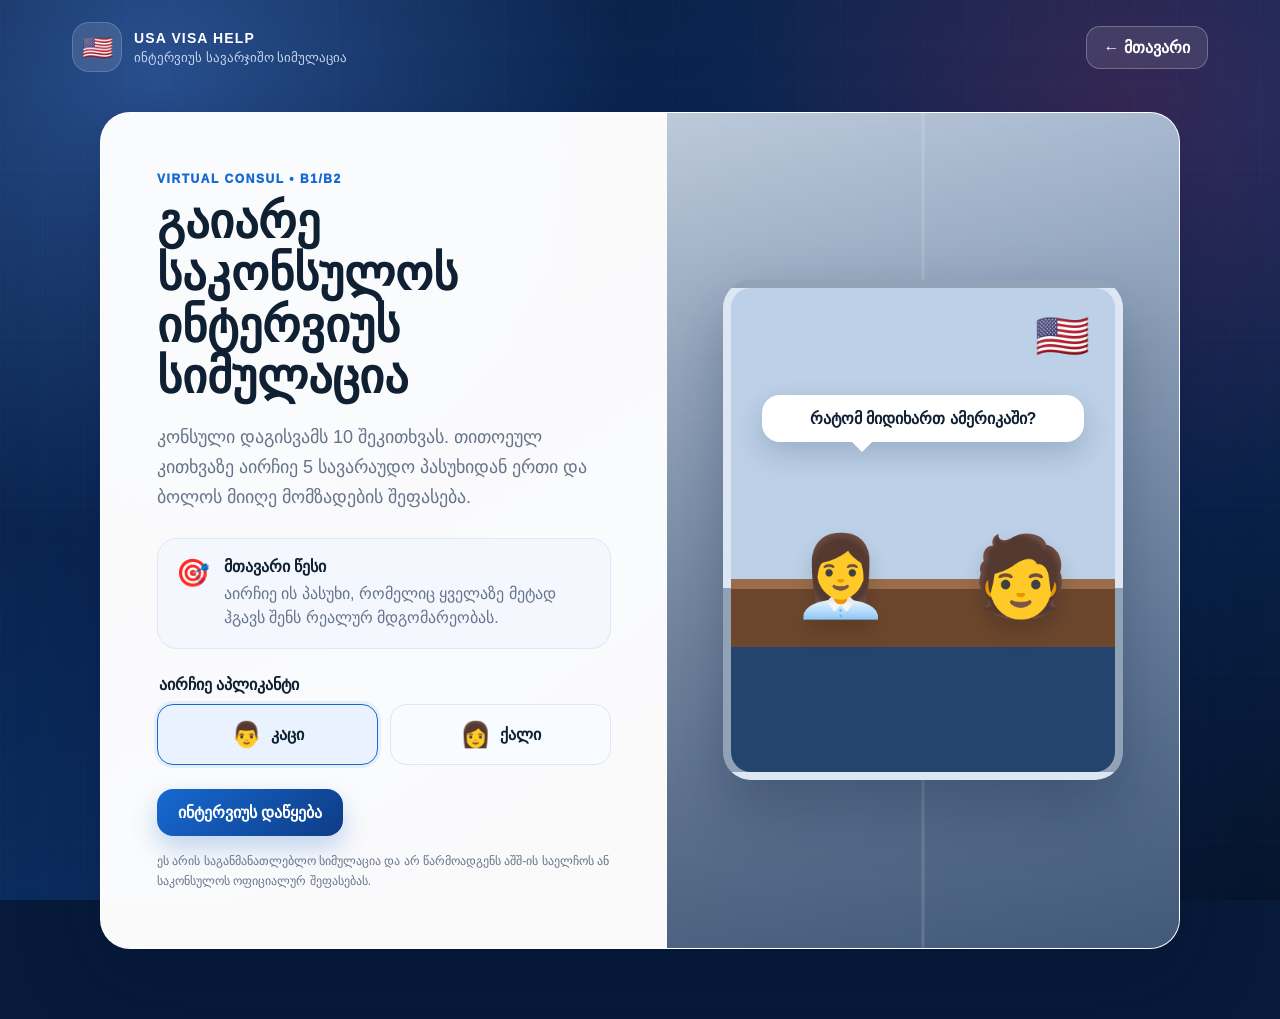
<file: interview-game.html>
<!doctype html>
<html lang="ka">
<head>
  <meta charset="UTF-8" />
  <meta name="viewport" content="width=device-width, initial-scale=1.0" />
  <meta name="theme-color" content="#071a39" />
  <title>საკონსულოს ინტერვიუს სიმულატორი | USA Visa Help</title>
  <meta name="description" content="აშშ-ის B1/B2 სავიზო ინტერვიუს 10-კითხვიანი საგანმანათლებლო სიმულაცია." />
  <style>
:root{
  --navy:#071a39;
  --navy-2:#0b2f67;
  --blue:#1769d2;
  --blue-soft:#eaf2ff;
  --red:#c91e3a;
  --gold:#f1b94f;
  --ink:#102033;
  --muted:#67748b;
  --line:#dfe7f2;
  --white:#ffffff;
  --green:#177a4e;
  --orange:#a85f08;
  --shadow:0 26px 80px rgba(0,17,48,.25);
}

*{box-sizing:border-box}
html{scroll-behavior:smooth}
body{
  margin:0;
  min-height:100vh;
  font-family:-apple-system,BlinkMacSystemFont,"Segoe UI",Arial,sans-serif;
  color:var(--ink);
  background:var(--navy);
}
button,a,input{font:inherit}
button{cursor:pointer}
.hidden{display:none!important}

.page-bg{
  position:fixed;
  inset:0;
  z-index:-2;
  background:
    radial-gradient(circle at 12% 8%,rgba(65,117,202,.58),transparent 34%),
    radial-gradient(circle at 88% 12%,rgba(201,30,58,.23),transparent 30%),
    linear-gradient(145deg,#071a39,#0b2d61 55%,#06142d);
}
.page-bg:after{
  content:"";
  position:absolute;
  inset:0;
  opacity:.4;
  background-image:
    linear-gradient(rgba(255,255,255,.04) 1px,transparent 1px),
    linear-gradient(90deg,rgba(255,255,255,.04) 1px,transparent 1px);
  background-size:42px 42px;
}

.topbar{
  max-width:1180px;
  margin:auto;
  padding:22px;
  display:flex;
  align-items:center;
  justify-content:space-between;
  gap:16px;
}
.brand{
  display:flex;
  align-items:center;
  gap:12px;
  color:white;
  text-decoration:none;
}
.brand-flag{
  width:50px;
  height:50px;
  display:grid;
  place-items:center;
  border-radius:17px;
  background:rgba(255,255,255,.12);
  border:1px solid rgba(255,255,255,.17);
  font-size:25px;
}
.brand strong{display:block;letter-spacing:.08em;font-size:14px}
.brand small{display:block;color:#c7d6ed;margin-top:4px}
.home-link{
  color:white;
  text-decoration:none;
  border:1px solid rgba(255,255,255,.25);
  background:rgba(255,255,255,.1);
  border-radius:14px;
  padding:11px 17px;
  font-weight:800;
}

.game-shell{
  max-width:1120px;
  margin:18px auto 70px;
  padding:0 20px;
}
.welcome-card,.game-screen,.result-screen{
  background:rgba(255,255,255,.98);
  border:1px solid rgba(255,255,255,.75);
  border-radius:30px;
  box-shadow:var(--shadow);
  animation:screenIn .48s ease both;
}
.welcome-card{
  min-height:650px;
  display:grid;
  grid-template-columns:1.05fr .95fr;
  overflow:hidden;
}
.welcome-copy{padding:56px}
.eyebrow{
  display:inline-block;
  color:var(--blue);
  font-size:12px;
  font-weight:950;
  letter-spacing:.13em;
  text-transform:uppercase;
  margin-bottom:10px;
}
h1,h2,p{margin-top:0}
.welcome-copy h1{
  font-size:48px;
  line-height:1.08;
  margin-bottom:20px;
}
.welcome-copy>p{
  color:var(--muted);
  font-size:18px;
  line-height:1.65;
}
.mode-note{
  display:flex;
  gap:14px;
  align-items:flex-start;
  background:#f4f8fe;
  border:1px solid var(--line);
  border-radius:20px;
  padding:18px;
  margin:26px 0;
}
.mode-note>span{font-size:27px}
.mode-note strong{display:block;margin-bottom:6px}
.mode-note p{margin:0;color:var(--muted);line-height:1.5}

.gender-picker{
  display:flex;
  gap:12px;
  border:0;
  padding:0;
  margin:0 0 24px;
}
.gender-picker legend{
  width:100%;
  font-weight:900;
  margin-bottom:10px;
}
.gender-option{
  flex:1;
  display:flex;
  align-items:center;
  justify-content:center;
  gap:9px;
  padding:15px;
  border:1px solid var(--line);
  border-radius:16px;
  background:#f8fbff;
  font-weight:850;
  cursor:pointer;
  transition:.2s;
}
.gender-option input{position:absolute;opacity:0;pointer-events:none}
.gender-option.selected{
  border-color:var(--blue);
  background:var(--blue-soft);
  box-shadow:0 0 0 3px rgba(23,105,210,.08);
}
.gender-icon{font-size:25px}

.primary-btn,.secondary-btn{
  border:0;
  border-radius:16px;
  padding:14px 21px;
  font-weight:900;
  display:inline-flex;
  align-items:center;
  justify-content:center;
  text-decoration:none;
  transition:transform .18s ease,box-shadow .18s ease,opacity .18s ease;
}
.primary-btn{
  color:white;
  background:linear-gradient(135deg,#1769d2,#0d3c85);
  box-shadow:0 12px 26px rgba(20,95,194,.25);
}
.secondary-btn{
  color:#17345f;
  background:#edf3fa;
}
.primary-btn:hover,.secondary-btn:hover,.home-link:hover{transform:translateY(-2px)}
.primary-btn:active,.secondary-btn:active{transform:translateY(0) scale(.99)}
.legal-note{
  color:var(--muted);
  font-size:12px!important;
  margin:16px 0 0;
}

.welcome-scene{
  min-height:100%;
  display:grid;
  place-items:center;
  padding:38px;
  background:
    linear-gradient(rgba(7,26,57,.15),rgba(7,26,57,.55)),
    linear-gradient(145deg,#dce8f7,#8aa6c9);
  position:relative;
  overflow:hidden;
}
.welcome-scene:before{
  content:"";
  position:absolute;
  inset:0;
  background:linear-gradient(90deg,transparent 49.5%,rgba(255,255,255,.32) 50%,transparent 50.5%);
  opacity:.55;
}
.mini-window{
  width:100%;
  max-width:400px;
  aspect-ratio:4/5;
  border-radius:28px;
  background:linear-gradient(#bcd0e7 0 62%,#23456d 62% 100%);
  border:8px solid rgba(255,255,255,.5);
  box-shadow:0 28px 60px rgba(7,26,57,.28);
  position:relative;
  overflow:hidden;
}
.mini-flag{position:absolute;top:22px;right:25px;font-size:44px;animation:float 3s ease-in-out infinite}
.mini-desk{position:absolute;left:0;right:0;bottom:26%;height:14%;background:#6c472d;border-top:10px solid #9a6d4a}
.mini-person{position:absolute;font-size:78px;bottom:31%;filter:drop-shadow(0 12px 10px rgba(0,0,0,.15))}
.consul-mini{left:16%;animation:breathe 2.6s ease-in-out infinite}
.applicant-mini{right:12%;animation:breathe 2.6s ease-in-out infinite reverse}
.mini-bubble{
  position:absolute;
  top:22%;
  left:8%;
  right:8%;
  background:white;
  border-radius:18px;
  padding:14px;
  text-align:center;
  font-weight:900;
  box-shadow:0 12px 30px rgba(7,26,57,.18);
  animation:bubbleFloat 2.8s ease-in-out infinite;
}
.mini-bubble:after{
  content:"";
  position:absolute;
  left:28%;
  bottom:-10px;
  border:10px solid transparent;
  border-top-color:white;
  border-bottom:0;
}

.game-screen{padding:22px}
.game-status{
  display:grid;
  grid-template-columns:repeat(3,1fr);
  gap:12px;
  margin-bottom:13px;
}
.status-item{
  border:1px solid var(--line);
  background:#f8fbff;
  border-radius:17px;
  padding:12px 16px;
}
.status-item span{display:block;color:var(--muted);font-size:12px;margin-bottom:4px}
.status-item strong{font-size:18px;color:#153c76}
.progress-track{
  height:10px;
  border-radius:999px;
  overflow:hidden;
  background:#e5edf7;
  margin-bottom:18px;
}
.progress-fill{
  width:10%;
  height:100%;
  border-radius:inherit;
  background:linear-gradient(90deg,var(--blue),var(--red));
  transition:width .45s ease;
  position:relative;
}
.progress-fill:after{
  content:"";
  position:absolute;
  inset:0;
  background:linear-gradient(105deg,transparent 35%,rgba(255,255,255,.5) 50%,transparent 65%);
  animation:shine 1.8s linear infinite;
}

.consulate-room{
  min-height:500px;
  border-radius:25px;
  overflow:hidden;
  position:relative;
  border:1px solid #bac8da;
  background:
    linear-gradient(90deg,rgba(255,255,255,.11) 1px,transparent 1px),
    linear-gradient(rgba(255,255,255,.1) 1px,transparent 1px),
    linear-gradient(180deg,#a9bed7 0,#dce7f2 55%,#cbd6e1 55%,#9baabb 100%);
  background-size:55px 55px,55px 55px,auto;
  box-shadow:inset 0 0 80px rgba(11,47,103,.18);
}
.wall-details{position:absolute;inset:0;pointer-events:none}
.seal{
  position:absolute;
  left:7%;
  top:8%;
  width:78px;
  height:78px;
  border-radius:50%;
  display:grid;
  place-items:center;
  color:#f3c55d;
  font-size:29px;
  background:#153c76;
  border:6px solid rgba(255,255,255,.65);
  box-shadow:0 8px 20px rgba(7,26,57,.2);
}
.seal span{font-size:11px;position:absolute;bottom:13px;color:white;letter-spacing:.12em}
.flag-pole{position:absolute;right:7%;top:8%;width:78px;height:58px}
.us-flag-css{
  width:78px;
  height:50px;
  position:relative;
  background:repeating-linear-gradient(to bottom,#b22234 0 4px,#fff 4px 8px);
  box-shadow:0 7px 12px rgba(7,26,57,.16);
  animation:flagWave 2.5s ease-in-out infinite;
  transform-origin:left center;
}
.flag-canton{
  position:absolute;
  top:0;left:0;
  width:34px;height:27px;
  display:grid;place-items:center;
  color:white;
  background:#3c3b6e;
  font-size:7px;
  line-height:1.2;
}
.room-sign{
  position:absolute;
  left:50%;
  top:7%;
  transform:translateX(-50%);
  color:#24466e;
  font-size:12px;
  letter-spacing:.16em;
  font-weight:950;
  background:rgba(255,255,255,.58);
  border:1px solid rgba(255,255,255,.8);
  border-radius:999px;
  padding:9px 16px;
}

.speech-bubble{
  position:absolute;
  z-index:20;
  top:18%;
  left:23%;
  width:54%;
  min-height:105px;
  background:white;
  border-radius:22px;
  padding:16px 20px 18px;
  box-shadow:0 18px 45px rgba(7,26,57,.23);
  border:1px solid rgba(255,255,255,.8);
  animation:bubbleIn .35s ease both;
}
.speech-bubble:after{
  content:"";
  position:absolute;
  left:18%;
  bottom:-16px;
  border:16px solid transparent;
  border-top-color:white;
  border-bottom:0;
}
.speaker-label{
  display:block;
  color:var(--blue);
  font-size:11px;
  font-weight:950;
  letter-spacing:.08em;
  margin-bottom:6px;
}
.speech-bubble p{
  margin:0;
  font-size:20px;
  line-height:1.45;
  font-weight:900;
  min-height:29px;
}
.typing-dots{display:none;gap:5px;height:20px;align-items:center}
.typing-dots.show{display:flex}
.typing-dots i{
  width:7px;height:7px;border-radius:50%;background:#6d7d92;
  animation:dotPulse 1s infinite;
}
.typing-dots i:nth-child(2){animation-delay:.15s}
.typing-dots i:nth-child(3){animation-delay:.3s}

.interview-stage{position:absolute;inset:0}
.character{
  position:absolute;
  z-index:8;
  width:180px;
  height:280px;
  bottom:102px;
  animation:breathe 3s ease-in-out infinite;
}
.consul-character{left:12%}
.applicant-character{right:10%;animation-delay:.5s}
.character-shadow{
  position:absolute;
  left:20px;
  right:20px;
  bottom:-10px;
  height:22px;
  background:rgba(7,26,57,.18);
  filter:blur(8px);
  border-radius:50%;
}
.torso{
  position:absolute;
  left:26px;
  right:26px;
  bottom:0;
  height:125px;
  border-radius:54px 54px 22px 22px;
}
.suit{background:#162c4d}
.applicant-shirt{background:#2d639e}
.shirt{
  position:absolute;
  top:0;left:50%;
  width:48px;height:80px;
  transform:translateX(-50%);
  background:#f5f7fa;
  clip-path:polygon(0 0,100% 0,74% 100%,26% 100%);
}
.jacket-left,.jacket-right{
  position:absolute;top:0;width:56%;height:90px;background:#1c365d;
}
.jacket-left{left:0;clip-path:polygon(0 0,100% 0,60% 100%,0 100%)}
.jacket-right{right:0;clip-path:polygon(0 0,100% 0,100% 100%,40% 100%)}
.badge-pin{
  position:absolute;right:23px;top:43px;
  width:26px;height:18px;border-radius:4px;
  color:white;background:#c91e3a;
  font-size:8px;font-weight:950;
  display:grid;place-items:center;
}
.shirt-fold{
  position:absolute;left:50%;top:8px;bottom:10px;width:2px;background:rgba(255,255,255,.25)
}
.neck{
  position:absolute;
  left:73px;
  bottom:119px;
  width:35px;
  height:42px;
  background:#d69d79;
  border-radius:10px;
}
.head{
  position:absolute;
  left:45px;
  bottom:145px;
  width:90px;
  height:105px;
  border-radius:45% 45% 48% 48%;
  background:#e8b28d;
  box-shadow:inset 0 -8px 0 rgba(166,102,70,.08);
}
.face{position:absolute;inset:0}
.hair{
  position:absolute;
  left:-3px;right:-3px;top:-8px;
  height:43px;
  background:#50372f;
  border-radius:55px 55px 22px 20px;
  z-index:2;
}
.consul-hair:after{
  content:"";
  position:absolute;
  right:-10px;top:15px;
  width:30px;height:73px;
  border-radius:10px 28px 30px 20px;
  background:#50372f;
  z-index:-1;
}
.applicant-hair{background:#2e2a28}
.applicant-hair:before{
  content:"";
  position:absolute;
  left:12px;top:2px;
  width:42px;height:16px;
  border-radius:50%;
  background:#211e1d;
  transform:rotate(-12deg);
}
.applicant-character.female .applicant-hair{
  height:51px;
  border-radius:55px 55px 28px 28px;
}
.applicant-character.female .applicant-hair:after{
  content:"";
  position:absolute;
  left:-8px;right:-8px;top:20px;
  height:90px;
  border-radius:28px;
  background:#3b2c28;
  z-index:-1;
}
.ear{
  position:absolute;
  top:45px;
  width:14px;height:22px;
  background:#dc9f7a;
  border-radius:50%;
}
.left-ear{left:-7px}.right-ear{right:-7px}
.eye{
  position:absolute;
  top:47px;
  width:11px;height:6px;
  background:#263445;
  border-radius:50%;
  animation:blink 4.8s infinite;
}
.left-eye{left:23px}.right-eye{right:23px}
.face-brow{
  position:absolute;
  top:37px;
  width:17px;height:3px;
  background:#65453a;
  border-radius:4px;
}
.left-brow{left:18px;transform:rotate(-4deg)}
.right-brow{right:18px;transform:rotate(4deg)}
.nose{
  position:absolute;
  left:43px;top:51px;
  width:5px;height:15px;
  border-right:2px solid rgba(96,57,45,.45);
  border-radius:50%;
}
.mouth{
  position:absolute;
  left:36px;top:75px;
  width:20px;height:7px;
  border-bottom:3px solid #8f4c48;
  border-radius:0 0 20px 20px;
  transition:.25s;
}
.nameplate{
  position:absolute;
  left:21px;right:21px;bottom:-28px;
  text-align:center;
  font-size:9px;
  letter-spacing:.11em;
  font-weight:950;
  color:#183c68;
  background:rgba(255,255,255,.72);
  border:1px solid rgba(255,255,255,.86);
  padding:7px 5px;
  border-radius:999px;
}
.nervous-drop{
  position:absolute;
  right:38px;
  top:25px;
  opacity:0;
  transform:translateY(-8px);
}
.applicant-character.thinking .nervous-drop{
  opacity:1;
  animation:drop 1.1s ease infinite;
}

.glass-panel{
  position:absolute;
  z-index:12;
  left:49.5%;
  top:0;
  bottom:95px;
  width:6px;
  background:linear-gradient(90deg,rgba(255,255,255,.12),rgba(255,255,255,.75),rgba(255,255,255,.12));
  box-shadow:0 0 22px rgba(255,255,255,.38);
}
.glass-line{
  position:absolute;
  left:-135px;
  width:275px;
  height:2px;
  background:rgba(255,255,255,.32);
  transform:rotate(-32deg);
}
.glass-line.one{top:160px}.glass-line.two{top:255px}
.speaker-hole{
  position:absolute;
  left:-18px;
  top:59%;
  width:42px;height:42px;
  border-radius:50%;
  border:4px dotted rgba(37,75,116,.42);
}

.desk{
  position:absolute;
  z-index:16;
  left:0;right:0;bottom:0;
  height:123px;
}
.desk-top{
  height:22px;
  background:linear-gradient(#a87248,#704524);
  border-top:5px solid #bf8a5c;
  box-shadow:0 -7px 18px rgba(7,26,57,.16);
}
.desk-front{
  height:101px;
  background:linear-gradient(180deg,#704524,#54331f);
  position:relative;
}
.document-stack{
  position:absolute;left:33%;top:-15px;width:82px;height:25px;
}
.document-stack span{
  display:block;height:7px;background:#f8fafc;border:1px solid #d5dce6;border-radius:3px;margin-top:-3px;
}
.passport{
  position:absolute;right:29%;top:-16px;
  width:55px;height:37px;
  display:grid;place-items:center;
  color:#e6c97c;background:#143467;
  border-radius:4px;
  font-size:6px;font-weight:900;letter-spacing:.07em;
  transform:rotate(7deg);
}
.keyboard{
  position:absolute;left:20%;top:-13px;
  width:86px;height:23px;
  background:repeating-linear-gradient(90deg,#2e3948 0 7px,#465466 7px 9px);
  border:3px solid #273241;
  border-radius:5px;
  transform:perspective(100px) rotateX(20deg);
}

.consul-character.approving .mouth{
  width:25px;left:33px;height:11px;border-bottom-width:4px;
}
.consul-character.concerned .mouth{
  top:80px;
  border-bottom:0;
  border-top:3px solid #8f4c48;
  border-radius:20px 20px 0 0;
}
.consul-character.concerned .left-brow{transform:rotate(12deg)}
.consul-character.concerned .right-brow{transform:rotate(-12deg)}
.consul-character.neutral .mouth{width:18px;left:37px;border-radius:0}

.answer-panel{
  margin-top:18px;
  border:1px solid var(--line);
  border-radius:24px;
  padding:24px;
  background:#fbfdff;
}
.answer-heading{
  display:flex;
  justify-content:space-between;
  align-items:flex-start;
  gap:16px;
}
.answer-heading h2{margin:0 0 16px;font-size:27px}
.answers-grid{display:grid;gap:11px}
.answer-choice{
  width:100%;
  border:1px solid var(--line);
  border-radius:16px;
  background:white;
  padding:15px 17px;
  display:flex;
  align-items:flex-start;
  gap:13px;
  color:var(--ink);
  text-align:left;
  font-weight:800;
  line-height:1.45;
  transition:.18s;
}
.answer-choice:hover{
  transform:translateY(-2px);
  border-color:#a9c3e7;
  box-shadow:0 9px 22px rgba(20,95,194,.1);
}
.answer-choice .answer-letter{
  flex:0 0 29px;
  width:29px;height:29px;
  border-radius:9px;
  display:grid;place-items:center;
  color:var(--blue);
  background:var(--blue-soft);
  font-size:12px;
  font-weight:950;
}
.answer-choice.selected{
  border-color:var(--blue);
  background:#edf5ff;
  box-shadow:0 0 0 3px rgba(23,105,210,.08);
}
.answer-choice:disabled{cursor:default}
.answer-choice:not(.selected):disabled{opacity:.56}
.reaction-badge{
  border-radius:999px;
  padding:8px 12px;
  font-size:12px;
  font-weight:950;
  animation:pop .25s ease both;
}
.reaction-badge.strong{color:var(--green);background:#e5f6ed}
.reaction-badge.medium{color:var(--orange);background:#fff2df}
.reaction-badge.risky{color:#a3172e;background:#ffe9ed}
.game-actions{
  display:flex;
  justify-content:space-between;
  gap:12px;
  margin-top:19px;
}

.result-screen{padding:38px}
.result-hero{
  display:grid;
  grid-template-columns:190px 1fr;
  align-items:center;
  gap:30px;
}
.score-circle{
  --score:0%;
  width:180px;height:180px;
  border-radius:50%;
  display:grid;place-items:center;
  background:conic-gradient(var(--blue) var(--score),#e3eaf3 0);
  position:relative;
  animation:pop .55s ease both;
}
.score-circle:before{
  content:"";
  position:absolute;
  inset:14px;
  background:white;
  border-radius:50%;
}
.score-circle>div{position:relative;text-align:center}
.score-circle strong{font-size:48px}
.score-circle span{display:block;color:var(--muted);font-weight:800}
.result-hero h1{font-size:40px;margin:0 0 12px}
.result-hero p{color:var(--muted);font-size:17px;line-height:1.6}
.result-badge{
  display:inline-flex;
  padding:9px 13px;
  border-radius:999px;
  font-weight:950;
}
.result-badge.high{color:var(--green);background:#e5f6ed}
.result-badge.mid{color:var(--orange);background:#fff1dd}
.result-badge.low{color:#a3172e;background:#ffe9ed}

.category-results{
  display:grid;
  grid-template-columns:repeat(5,1fr);
  gap:12px;
  margin:30px 0 18px;
}
.category-card{
  border:1px solid var(--line);
  border-radius:18px;
  padding:16px;
  background:#f8fbff;
}
.category-card span{display:block;color:var(--muted);font-size:11px;margin-bottom:7px}
.category-card strong{font-size:23px;color:#173e79}
.category-bar{
  height:7px;
  margin-top:10px;
  border-radius:999px;
  background:#e1e9f3;
  overflow:hidden;
}
.category-bar i{
  display:block;
  height:100%;
  border-radius:inherit;
  background:linear-gradient(90deg,var(--blue),var(--red));
}
.result-columns{
  display:grid;
  grid-template-columns:1fr 1fr;
  gap:16px;
}
.result-panel{
  border:1px solid var(--line);
  border-radius:21px;
  padding:21px;
  background:#fbfdff;
}
.result-panel h2{font-size:20px;margin-bottom:14px}
.result-panel ul{padding-left:19px;margin:0}
.result-panel li{margin:10px 0;line-height:1.5}
.tips-panel{margin-top:16px}
.tips-panel p{margin:0;color:#42516a;line-height:1.65}
.simulation-warning{
  margin-top:16px;
  padding:16px;
  border-radius:17px;
  color:#6d5600;
  background:#fff7dc;
  border:1px solid #efd58b;
  line-height:1.55;
  font-size:13px;
}
.result-actions{
  display:flex;
  gap:12px;
  flex-wrap:wrap;
  justify-content:center;
  margin-top:22px;
}
.link-button{display:inline-flex}

@keyframes screenIn{from{opacity:0;transform:translateY(14px)}to{opacity:1;transform:translateY(0)}}
@keyframes bubbleIn{from{opacity:0;transform:translateY(8px) scale(.98)}to{opacity:1;transform:none}}
@keyframes bubbleFloat{0%,100%{transform:translateY(0)}50%{transform:translateY(-7px)}}
@keyframes breathe{0%,100%{transform:translateY(0)}50%{transform:translateY(-5px)}}
@keyframes float{0%,100%{transform:rotate(-3deg) translateY(0)}50%{transform:rotate(3deg) translateY(-5px)}}
@keyframes blink{0%,45%,48%,100%{transform:scaleY(1)}46%,47%{transform:scaleY(.1)}}
@keyframes dotPulse{0%,100%{opacity:.25;transform:translateY(0)}50%{opacity:1;transform:translateY(-3px)}}
@keyframes shine{from{transform:translateX(-100%)}to{transform:translateX(100%)}}
@keyframes flagWave{0%,100%{transform:skewY(0)}50%{transform:skewY(3deg)}}
@keyframes pop{0%{transform:scale(.94)}65%{transform:scale(1.04)}100%{transform:scale(1)}}
@keyframes drop{0%{transform:translateY(-6px);opacity:0}40%{opacity:1}100%{transform:translateY(8px);opacity:0}}
@media(max-width:900px){
  .welcome-card{grid-template-columns:1fr}
  .welcome-copy{padding:38px}
  .welcome-scene{min-height:420px}
  .category-results{grid-template-columns:repeat(2,1fr)}
  .speech-bubble{left:15%;width:70%;top:17%}
  .consul-character{left:7%}
  .applicant-character{right:5%}
}
@media(max-width:680px){
  .topbar{padding:16px}
  .brand small{display:none}
  .home-link{padding:10px 12px}
  .game-shell{padding:0 10px;margin-top:6px}
  .welcome-copy{padding:27px 22px}
  .welcome-copy h1{font-size:35px}
  .welcome-copy>p{font-size:16px}
  .welcome-scene{padding:18px;min-height:360px}
  .mini-window{max-width:280px}
  .game-screen{padding:12px;border-radius:22px}
  .game-status{gap:7px}
  .status-item{padding:9px}
  .status-item strong{font-size:15px}
  .consulate-room{min-height:425px}
  .room-sign{top:3%;font-size:9px}
  .seal{width:55px;height:55px;left:4%;top:5%;font-size:20px}
  .seal span{font-size:8px;bottom:8px}
  .flag-pole{right:3%;top:5%;transform:scale(.75);transform-origin:top right}
  .speech-bubble{top:15%;left:8%;width:84%;padding:13px 15px;min-height:95px}
  .speech-bubble p{font-size:17px}
  .character{transform:scale(.72);transform-origin:bottom center;bottom:85px}
  .character{animation:none}
  .consul-character{left:-3%}
  .applicant-character{right:-2%}
  .glass-panel{bottom:79px}
  .desk{height:95px}
  .desk-front{height:73px}
  .answer-panel{padding:17px 13px}
  .answer-heading h2{font-size:22px}
  .answer-heading{display:block}
  .reaction-badge{display:inline-flex;margin-bottom:12px}
  .answer-choice{padding:13px 12px;font-size:14px}
  .game-actions{flex-direction:column-reverse}
  .game-actions>*{width:100%}
  .result-screen{padding:25px 17px}
  .result-hero{grid-template-columns:1fr;text-align:center}
  .score-circle{margin:auto}
  .result-hero h1{font-size:31px}
  .category-results{grid-template-columns:1fr 1fr}
  .result-columns{grid-template-columns:1fr}
}
@media(max-width:390px){
  .gender-picker{flex-direction:column}
  .category-results{grid-template-columns:1fr}
  .character{transform:scale(.63)}
  .consul-character{left:-8%}
  .applicant-character{right:-7%}
}
@media(prefers-reduced-motion:reduce){
  *,*:before,*:after{animation-duration:.001ms!important;animation-iteration-count:1!important;scroll-behavior:auto!important}
}

</style>
</head>
<body>
  <div class="page-bg" aria-hidden="true"></div>

  <header class="topbar">
    <a class="brand" href="./" aria-label="მთავარ გვერდზე დაბრუნება">
      <span class="brand-flag">🇺🇸</span>
      <span>
        <strong>USA VISA HELP</strong>
        <small>ინტერვიუს სავარჯიშო სიმულაცია</small>
      </span>
    </a>
    <a class="home-link" href="./">← მთავარი</a>
  </header>

  <main class="game-shell">
    <section id="welcomeScreen" class="welcome-card">
      <div class="welcome-copy">
        <span class="eyebrow">VIRTUAL CONSUL • B1/B2</span>
        <h1>გაიარე საკონსულოს ინტერვიუს სიმულაცია</h1>
        <p>
          კონსული დაგისვამს 10 შეკითხვას. თითოეულ კითხვაზე აირჩიე 5 სავარაუდო პასუხიდან ერთი
          და ბოლოს მიიღე მომზადების შეფასება.
        </p>

        <div class="mode-note">
          <span>🎯</span>
          <div>
            <strong>მთავარი წესი</strong>
            <p>აირჩიე ის პასუხი, რომელიც ყველაზე მეტად ჰგავს შენს რეალურ მდგომარეობას.</p>
          </div>
        </div>

        <fieldset class="gender-picker">
          <legend>აირჩიე აპლიკანტი</legend>
          <label class="gender-option selected">
            <input type="radio" name="applicantGender" value="male" checked />
            <span class="gender-icon">👨</span>
            <span>კაცი</span>
          </label>
          <label class="gender-option">
            <input type="radio" name="applicantGender" value="female" />
            <span class="gender-icon">👩</span>
            <span>ქალი</span>
          </label>
        </fieldset>

        <button id="startBtn" class="primary-btn" type="button">ინტერვიუს დაწყება</button>
        <p class="legal-note">
          ეს არის საგანმანათლებლო სიმულაცია და არ წარმოადგენს აშშ-ის საელჩოს ან საკონსულოს ოფიციალურ შეფასებას.
        </p>
      </div>

      <div class="welcome-scene" aria-hidden="true">
        <div class="mini-window">
          <div class="mini-flag">🇺🇸</div>
          <div class="mini-desk"></div>
          <div class="mini-person consul-mini">👩‍💼</div>
          <div class="mini-person applicant-mini">🧑</div>
          <div class="mini-bubble">რატომ მიდიხართ ამერიკაში?</div>
        </div>
      </div>
    </section>

    <section id="gameScreen" class="game-screen hidden" aria-label="ინტერვიუს თამაში">
      <div class="game-status">
        <div class="status-item">
          <span>კითხვა</span>
          <strong id="questionCounter">1/10</strong>
        </div>
        <div class="status-item">
          <span>დრო</span>
          <strong id="timerValue">00:00</strong>
        </div>
        <div class="status-item">
          <span>პასუხები</span>
          <strong id="answeredCounter">0</strong>
        </div>
      </div>

      <div class="progress-track" aria-label="ინტერვიუს პროგრესი">
        <div id="progressFill" class="progress-fill"></div>
      </div>

      <section class="consulate-room" aria-label="საკონსულოს ოთახის ანიმაციური სცენა">
        <div class="wall-details" aria-hidden="true">
          <div class="seal">★<span>U.S.</span></div>
          <div class="flag-pole">
            <div class="us-flag-css">
              <span class="flag-canton">✦ ✦<br>✦ ✦</span>
            </div>
          </div>
          <div class="room-sign">NONIMMIGRANT VISAS</div>
        </div>

        <div class="speech-bubble" id="speechBubble">
          <span class="speaker-label">საკონსულოს ოფიცერი</span>
          <p id="questionText" aria-live="polite"></p>
          <span class="typing-dots" id="typingDots" aria-hidden="true"><i></i><i></i><i></i></span>
        </div>

        <div class="interview-stage">
          <div class="character consul-character" id="consulCharacter" aria-label="საკონსულოს ოფიცერი">
            <div class="character-shadow"></div>
            <div class="torso suit">
              <div class="shirt"></div>
              <div class="jacket-left"></div>
              <div class="jacket-right"></div>
              <div class="badge-pin">US</div>
            </div>
            <div class="neck"></div>
            <div class="head">
              <div class="hair consul-hair"></div>
              <div class="ear left-ear"></div>
              <div class="ear right-ear"></div>
              <div class="face">
                <span class="face-brow left-brow"></span>
                <span class="face-brow right-brow"></span>
                <span class="eye left-eye"></span>
                <span class="eye right-eye"></span>
                <span class="nose"></span>
                <span class="mouth"></span>
              </div>
            </div>
            <div class="nameplate">CONSULAR OFFICER</div>
          </div>

          <div class="glass-panel" aria-hidden="true">
            <span class="glass-line one"></span>
            <span class="glass-line two"></span>
            <span class="speaker-hole"></span>
          </div>

          <div class="character applicant-character" id="applicantCharacter" aria-label="აპლიკანტი">
            <div class="character-shadow"></div>
            <div class="torso applicant-shirt">
              <div class="shirt-fold"></div>
            </div>
            <div class="neck"></div>
            <div class="head">
              <div class="hair applicant-hair"></div>
              <div class="ear left-ear"></div>
              <div class="ear right-ear"></div>
              <div class="face">
                <span class="face-brow left-brow"></span>
                <span class="face-brow right-brow"></span>
                <span class="eye left-eye"></span>
                <span class="eye right-eye"></span>
                <span class="nose"></span>
                <span class="mouth"></span>
              </div>
            </div>
            <div class="nervous-drop">💧</div>
            <div class="nameplate">APPLICANT</div>
          </div>

          <div class="desk" aria-hidden="true">
            <div class="desk-top"></div>
            <div class="desk-front">
              <div class="document-stack">
                <span></span><span></span><span></span>
              </div>
              <div class="passport">PASSPORT</div>
              <div class="keyboard"></div>
            </div>
          </div>
        </div>
      </section>

      <section class="answer-panel">
        <div class="answer-heading">
          <div>
            <span class="eyebrow">აირჩიე პასუხი</span>
            <h2>რას უპასუხებდით?</h2>
          </div>
          <span id="reactionBadge" class="reaction-badge hidden" aria-live="polite"></span>
        </div>
        <div id="answersList" class="answers-grid" role="group" aria-label="სავარაუდო პასუხები"></div>
        <div class="game-actions">
          <button id="exitBtn" class="secondary-btn" type="button">გასვლა</button>
          <button id="nextQuestionBtn" class="primary-btn hidden" type="button">შემდეგი კითხვა</button>
        </div>
      </section>
    </section>

    <section id="resultScreen" class="result-screen hidden" aria-live="polite">
      <div class="result-hero">
        <div class="score-circle" id="scoreCircle">
          <div>
            <strong id="finalScore">0</strong>
            <span>/100</span>
          </div>
        </div>
        <div>
          <span class="eyebrow">INTERVIEW REPORT</span>
          <h1 id="resultTitle">შედეგი</h1>
          <p id="resultSummary"></p>
          <span id="resultBadge" class="result-badge"></span>
        </div>
      </div>

      <div class="category-results" id="categoryResults"></div>

      <div class="result-columns">
        <article class="result-panel">
          <h2>✅ ძლიერი მიმართულებები</h2>
          <ul id="strongPoints"></ul>
        </article>
        <article class="result-panel">
          <h2>⚠️ გასაუმჯობესებელი მიმართულებები</h2>
          <ul id="weakPoints"></ul>
        </article>
      </div>

      <article class="result-panel tips-panel">
        <h2>🎯 პრაქტიკული რეკომენდაცია</h2>
        <p id="finalTip"></p>
      </article>

      <div class="simulation-warning">
        <strong>მნიშვნელოვანი:</strong>
        შედეგი აფასებს მხოლოდ ამ სავარჯიშოში არჩეული პასუხების სიცხადესა და თანმიმდევრულობას.
        უძრავი ქონება, შემოსავალი ან ნებისმიერი სხვა ცალკეული ფაქტორი ვიზის მიღების გარანტიას არ იძლევა.
        საბოლოო გადაწყვეტილებას იღებს მხოლოდ საკონსულოს ოფიცერი.
      </div>

      <div class="result-actions">
        <button id="restartGameBtn" class="primary-btn" type="button">თავიდან გავლა</button>
        <a class="secondary-btn link-button" href="./">მთავარ გვერდზე დაბრუნება</a>
      </div>
    </section>
  </main>

  <script>
const interviewQuestions = [
  {
    question: "რატომ გსურთ ამერიკაში გამგზავრება?",
    category: "purpose",
    answers: [
      { text: "ტურისტული მოგზაურობა მაქვს დაგეგმილი და მსურს ნიუ-იორკისა და ვაშინგტონის მონახულება.", score: 4 },
      { text: "მეგობრის მონახულებაც მინდა და რამდენიმე ტურისტული ადგილის ნახვაც.", score: 3 },
      { text: "უბრალოდ მაინტერესებს ამერიკა, კონკრეტული გეგმა ჯერ არ მაქვს.", score: 1 },
      { text: "იქ ბევრი შესაძლებლობაა და შეიძლება გადავწყვიტო, რომ უფრო დიდხანს დავრჩე.", score: 0 },
      { text: "ყველა მიდის და მეც მინდა წასვლა.", score: 1 }
    ]
  },
  {
    question: "რატომ აირჩიეთ სწორედ ამერიკა?",
    category: "purpose",
    answers: [
      { text: "დიდი ხანია მაინტერესებს მისი ქალაქები, მუზეუმები და კულტურა; მოგზაურობა წინასწარ დავგეგმე.", score: 4 },
      { text: "კონკრეტულ ღონისძიებაზე დასასწრებად მივდივარ და დარჩენილი დღეები ტურიზმს დავუთმე.", score: 4 },
      { text: "მეგობრებმა მირჩიეს და ვფიქრობ, საინტერესო იქნება.", score: 2 },
      { text: "არ ვიცი, უბრალოდ ამერიკა პოპულარული მიმართულებაა.", score: 1 },
      { text: "იმიტომ, რომ იქ სამუშაოს პოვნა უფრო ადვილია.", score: 0 }
    ]
  },
  {
    question: "რისი ნახვა გსურთ ამერიკაში?",
    category: "plan",
    answers: [
      { text: "ტაიმზ-სქვერი, თავისუფლების ქანდაკება, ცენტრალ-პარკი და ვაშინგტონის მთავარი მუზეუმები.", score: 4 },
      { text: "შერჩეული მაქვს ნიუ-იორკი და მაიამი, თუმცა მარშრუტის ნაწილს ჯერ ვაზუსტებ.", score: 3 },
      { text: "ძირითადად ნათესავთან ვიქნები და თავისუფალ დროს რამდენიმე ადგილს ვნახავ.", score: 3 },
      { text: "ჯერ არ ვიცი, ადგილზე გადავწყვეტ.", score: 1 },
      { text: "მნიშვნელობა არ აქვს, უბრალოდ ამერიკაში მოხვედრა მინდა.", score: 0 }
    ]
  },
  {
    question: "რამდენი ხნით აპირებთ ამერიკაში დარჩენას?",
    category: "plan",
    answers: [
      { text: "10 დღით — დაბრუნების თარიღი და მოგზაურობის გეგმაც წინასწარ მაქვს განსაზღვრული.", score: 4 },
      { text: "დაახლოებით ორი კვირით, რადგან შემდეგ სამსახურში უნდა დავბრუნდე.", score: 4 },
      { text: "დაახლოებით ერთი თვით; ამ პერიოდისთვის რეალური გეგმა მაქვს.", score: 3 },
      { text: "ზუსტად არ ვიცი, სიტუაციას ადგილზე შევხედავ.", score: 1 },
      { text: "რამდენ ხანსაც დარჩენის უფლებას მომცემენ.", score: 0 }
    ]
  },
  {
    question: "ვინ აფინანსებს თქვენს მოგზაურობას?",
    category: "finance",
    answers: [
      { text: "მე თვითონ ვაფინანსებ ჩემი რეგულარული შემოსავლითა და დანაზოგით.", score: 4 },
      { text: "ნაწილს მე ვფარავ, ნაწილს — ოჯახის წევრი; ხარჯები წინასწარ გვაქვს გათვლილი.", score: 3 },
      { text: "ოჯახის წევრი სრულად მიფინანსებს და ამის რეალური შესაძლებლობა აქვს.", score: 3 },
      { text: "ამერიკაში მყოფი მეგობარი დამეხმარება, ზუსტი თანხა არ ვიცი.", score: 1 },
      { text: "ჯერ საკმარისი თანხა არ მაქვს, მაგრამ გამგზავრებამდე მოვაგროვებ.", score: 0 }
    ]
  },
  {
    question: "რას საქმიანობთ საქართველოში?",
    category: "ties",
    answers: [
      { text: "ოფიციალურად ვარ დასაქმებული და მიმდინარე სამსახურში რამდენიმე წელია ვმუშაობ.", score: 4 },
      { text: "საკუთარი ბიზნესი/საქმიანობა მაქვს და ყოველდღიურად თავად ვმართავ.", score: 4 },
      { text: "სტუდენტი ვარ და სწავლასთან ერთად ვმუშაობ.", score: 3 },
      { text: "არაოფიციალურად და არასტაბილურად ვმუშაობ.", score: 1 },
      { text: "ამჟამად კონკრეტული საქმიანობა არ მაქვს.", score: 1 }
    ]
  },
  {
    question: "როგორია თქვენი შემოსავალი?",
    category: "finance",
    answers: [
      { text: "მაქვს რეგულარული შემოსავალი, რომელიც საკმარისია დაგეგმილი მოგზაურობის დასაფინანსებლად.", score: 4 },
      { text: "შემოსავალი მაქვს როგორც ოფიციალური ჩარიცხვით, ისე დამატებითი საქმიანობიდან.", score: 3 },
      { text: "შემოსავალი სეზონურია, თუმცა მოგზაურობისთვის დანაზოგი მაქვს.", score: 3 },
      { text: "ძირითადად ოჯახის წევრი მეხმარება და საკუთარი შემოსავალი მცირე მაქვს.", score: 2 },
      { text: "ამ ეტაპზე არც სტაბილური შემოსავალი და არც საკმარისი დანაზოგი არ მაქვს.", score: 0 }
    ]
  },
  {
    question: "გაქვთ უძრავი ქონება?",
    category: "ties",
    answers: [
      { text: "დიახ, ჩემს სახელზე მაქვს უძრავი ქონება.", score: 4 },
      { text: "ქონება თანასაკუთრებაში მაქვს ოჯახის წევრთან.", score: 3 },
      { text: "ოჯახს აქვს ქონება, მაგრამ ის დედაჩემის სახელზეა.", score: 2 },
      { text: "ოჯახის სხვა წევრის სახელზეა და პირადად მესაკუთრე არ ვარ.", score: 2 },
      { text: "არ მაქვს უძრავი ქონება.", score: 2 }
    ]
  },
  {
    question: "გყავთ ოჯახის წევრი ამერიკაში?",
    category: "consistency",
    answers: [
      { text: "არა, ამერიკაში ოჯახის წევრი არ მყავს.", score: 4 },
      { text: "დიახ, მყავს და მის შესახებ ინფორმაცია განაცხადშიც ზუსტად მაქვს მითითებული.", score: 4 },
      { text: "დიახ, დროებით მოვინახულებ, თუმცა მოგზაურობის დამოუკიდებელი გეგმა მაქვს.", score: 3 },
      { text: "მყავს, მაგრამ განაცხადში არ მიმითითებია, რადგან მნიშვნელოვნად არ მიმაჩნია.", score: 0 },
      { text: "ზუსტად არ ვიცი მისი სტატუსი და ამ თემაზე საუბარი არ მსურს.", score: 1 }
    ]
  },
  {
    question: "რატომ დაბრუნდებით საქართველოში?",
    category: "ties",
    answers: [
      { text: "საქართველოში მაქვს სამსახური, ოჯახური ვალდებულებები და კონკრეტულ თარიღში უნდა დავბრუნდე.", score: 4 },
      { text: "აქ ვმართავ ჩემს საქმიანობას/ბიზნესს და დაბრუნების შემდეგ დაგეგმილი ვალდებულებები მაქვს.", score: 4 },
      { text: "სწავლას ვაგრძელებ და სასწავლო პერიოდის დაწყებამდე უნდა დავბრუნდე.", score: 4 },
      { text: "უბრალოდ დაბრუნებას ვაპირებ, სხვა კონკრეტული მიზეზი არ მაქვს.", score: 1 },
      { text: "ჯერ არ ვიცი; თუ კარგი შესაძლებლობა გამოჩნდა, შეიძლება დავრჩე.", score: 0 }
    ]
  }
];

const categoryMeta = {
  purpose: { label: "მიზანი", icon: "🎯" },
  plan: { label: "მოგზაურობის გეგმა", icon: "🗺️" },
  finance: { label: "ფინანსები", icon: "💳" },
  ties: { label: "დაბრუნების კავშირები", icon: "🏠" },
  consistency: { label: "თანმიმდევრულობა", icon: "🧩" }
};

const welcomeScreen = document.getElementById("welcomeScreen");
const gameScreen = document.getElementById("gameScreen");
const resultScreen = document.getElementById("resultScreen");
const startBtn = document.getElementById("startBtn");
const exitBtn = document.getElementById("exitBtn");
const nextQuestionBtn = document.getElementById("nextQuestionBtn");
const restartGameBtn = document.getElementById("restartGameBtn");
const questionCounter = document.getElementById("questionCounter");
const answeredCounter = document.getElementById("answeredCounter");
const progressFill = document.getElementById("progressFill");
const questionText = document.getElementById("questionText");
const typingDots = document.getElementById("typingDots");
const answersList = document.getElementById("answersList");
const reactionBadge = document.getElementById("reactionBadge");
const consulCharacter = document.getElementById("consulCharacter");
const applicantCharacter = document.getElementById("applicantCharacter");
const timerValue = document.getElementById("timerValue");

let currentQuestion = 0;
let selectedAnswers = [];
let timerSeconds = 0;
let timerId = null;
let typingId = null;
let acceptingAnswer = false;

document.querySelectorAll(".gender-option").forEach(option => {
  option.addEventListener("click", () => {
    document.querySelectorAll(".gender-option").forEach(x => x.classList.remove("selected"));
    option.classList.add("selected");
  });
});

startBtn.addEventListener("click", startGame);
exitBtn.addEventListener("click", () => {
  const shouldExit = window.confirm("გსურთ ინტერვიუს შეწყვეტა და მთავარ ეკრანზე დაბრუნება?");
  if (shouldExit) resetToWelcome();
});
nextQuestionBtn.addEventListener("click", goNext);
restartGameBtn.addEventListener("click", startGame);

function startGame() {
  const gender = document.querySelector('input[name="applicantGender"]:checked')?.value || "male";
  applicantCharacter.classList.toggle("female", gender === "female");

  currentQuestion = 0;
  selectedAnswers = [];
  timerSeconds = 0;
  clearInterval(timerId);
  clearInterval(typingId);
  timerValue.textContent = "00:00";

  welcomeScreen.classList.add("hidden");
  resultScreen.classList.add("hidden");
  gameScreen.classList.remove("hidden");
  timerId = setInterval(updateTimer, 1000);
  renderQuestion();
  window.scrollTo({ top: 0, behavior: "smooth" });
}

function renderQuestion() {
  acceptingAnswer = false;
  const item = interviewQuestions[currentQuestion];

  questionCounter.textContent = `${currentQuestion + 1}/${interviewQuestions.length}`;
  answeredCounter.textContent = selectedAnswers.length;
  progressFill.style.width = `${((currentQuestion + 1) / interviewQuestions.length) * 100}%`;
  answersList.innerHTML = "";
  reactionBadge.className = "reaction-badge hidden";
  reactionBadge.textContent = "";
  nextQuestionBtn.classList.add("hidden");

  consulCharacter.classList.remove("approving", "neutral", "concerned");
  applicantCharacter.classList.add("thinking");

  item.answers.forEach((answer, index) => {
    const button = document.createElement("button");
    button.type = "button";
    button.className = "answer-choice";
    button.innerHTML = `
      <span class="answer-letter">${String.fromCharCode(65 + index)}</span>
      <span>${escapeHtml(answer.text)}</span>
    `;
    button.addEventListener("click", () => chooseAnswer(index, button));
    answersList.appendChild(button);
  });

  typeQuestion(item.question);
}

function typeQuestion(text) {
  clearInterval(typingId);
  questionText.textContent = "";
  typingDots.classList.add("show");
  let position = 0;

  setTimeout(() => {
    typingDots.classList.remove("show");
    typingId = setInterval(() => {
      questionText.textContent += text[position] || "";
      position += 1;
      if (position >= text.length) {
        clearInterval(typingId);
        acceptingAnswer = true;
      }
    }, 23);
  }, 450);
}

function chooseAnswer(answerIndex, selectedButton) {
  if (!acceptingAnswer) return;
  acceptingAnswer = false;

  const question = interviewQuestions[currentQuestion];
  const answer = question.answers[answerIndex];
  selectedAnswers.push({
    question: question.question,
    category: question.category,
    score: answer.score,
    text: answer.text
  });

  document.querySelectorAll(".answer-choice").forEach(button => {
    button.disabled = true;
  });
  selectedButton.classList.add("selected");
  applicantCharacter.classList.remove("thinking");

  const reaction = getReaction(answer.score);
  reactionBadge.textContent = reaction.label;
  reactionBadge.className = `reaction-badge ${reaction.className}`;
  consulCharacter.classList.add(reaction.characterClass);

  nextQuestionBtn.textContent =
    currentQuestion === interviewQuestions.length - 1 ? "შედეგის ნახვა" : "შემდეგი კითხვა";
  nextQuestionBtn.classList.remove("hidden");
  answeredCounter.textContent = selectedAnswers.length;
}

function getReaction(score) {
  if (score >= 4) {
    return { label: "კონკრეტული პასუხი", className: "strong", characterClass: "approving" };
  }
  if (score >= 2) {
    return { label: "შეიძლება დაზუსტება დაგისვან", className: "medium", characterClass: "neutral" };
  }
  return { label: "რისკის შემცველი პასუხი", className: "risky", characterClass: "concerned" };
}

function goNext() {
  if (selectedAnswers.length !== currentQuestion + 1) return;
  if (currentQuestion < interviewQuestions.length - 1) {
    currentQuestion += 1;
    renderQuestion();
    gameScreen.scrollIntoView({ behavior: "smooth", block: "start" });
  } else {
    showResults();
  }
}

function showResults() {
  clearInterval(timerId);
  clearInterval(typingId);
  gameScreen.classList.add("hidden");
  resultScreen.classList.remove("hidden");

  const rawScore = selectedAnswers.reduce((sum, item) => sum + item.score, 0);
  const maxScore = interviewQuestions.length * 4;
  const finalScore = Math.round((rawScore / maxScore) * 100);

  const categoryScores = {};
  Object.keys(categoryMeta).forEach(key => {
    const items = selectedAnswers.filter(item => item.category === key);
    const earned = items.reduce((sum, item) => sum + item.score, 0);
    categoryScores[key] = items.length ? Math.round((earned / (items.length * 4)) * 100) : 0;
  });

  animateScore(finalScore);
  renderCategoryResults(categoryScores);
  renderFeedback(finalScore, categoryScores);
  resultScreen.scrollIntoView({ behavior: "smooth", block: "start" });
}

function animateScore(target) {
  const number = document.getElementById("finalScore");
  const circle = document.getElementById("scoreCircle");
  let value = 0;
  const increment = Math.max(1, Math.ceil(target / 40));
  const id = setInterval(() => {
    value = Math.min(target, value + increment);
    number.textContent = value;
    circle.style.setProperty("--score", `${value}%`);
    if (value >= target) clearInterval(id);
  }, 22);
}

function renderCategoryResults(scores) {
  const container = document.getElementById("categoryResults");
  container.innerHTML = Object.entries(categoryMeta).map(([key, meta]) => `
    <div class="category-card">
      <span>${meta.icon} ${meta.label}</span>
      <strong>${scores[key]}%</strong>
      <div class="category-bar"><i style="width:${scores[key]}%"></i></div>
    </div>
  `).join("");
}

function renderFeedback(score, categoryScores) {
  const title = document.getElementById("resultTitle");
  const summary = document.getElementById("resultSummary");
  const badge = document.getElementById("resultBadge");
  const strongPoints = document.getElementById("strongPoints");
  const weakPoints = document.getElementById("weakPoints");
  const finalTip = document.getElementById("finalTip");

  if (score >= 80) {
    title.textContent = "ძლიერი მომზადება";
    summary.textContent = "არჩეული პასუხების უმეტესობა კონკრეტული, რეალისტური და ერთმანეთთან თანმიმდევრული იყო.";
    badge.textContent = "კარგად მომზადებული პასუხები";
    badge.className = "result-badge high";
  } else if (score >= 55) {
    title.textContent = "საშუალო მომზადება";
    summary.textContent = "რამდენიმე პასუხი დამაჯერებელია, თუმცა ზოგიერთ თემაზე მეტი კონკრეტიკა და თანმიმდევრულობაა საჭირო.";
    badge.textContent = "დამატებითი ვარჯიში სასარგებლოა";
    badge.className = "result-badge mid";
  } else {
    title.textContent = "მეტი მომზადებაა საჭირო";
    summary.textContent = "არჩეულ პასუხებში გამოჩნდა ბუნდოვანება ან ისეთი ფორმულირებები, რომლებმაც დამატებითი კითხვები შეიძლება გამოიწვიოს.";
    badge.textContent = "მაღალი სავარჯიშო რისკი";
    badge.className = "result-badge low";
  }

  const ordered = Object.entries(categoryScores).sort((a, b) => b[1] - a[1]);
  const strong = ordered.filter(([, value]) => value >= 70).slice(0, 3);
  const weak = [...ordered].reverse().filter(([, value]) => value < 70).slice(0, 3);

  strongPoints.innerHTML = strong.length
    ? strong.map(([key, value]) => `<li><strong>${categoryMeta[key].label}</strong> — ${value}%</li>`).join("")
    : "<li>ჯერ არც ერთი მიმართულება არ გამოიკვეთა ძლიერ მხარედ.</li>";

  weakPoints.innerHTML = weak.length
    ? weak.map(([key, value]) => `<li><strong>${categoryMeta[key].label}</strong> — ${value}%</li>`).join("")
    : "<li>მნიშვნელოვანი სუსტი მიმართულება არ გამოვლენილა.</li>";

  const lowest = ordered[ordered.length - 1];
  const tips = {
    purpose: "მოგზაურობის მიზანი ჩამოაყალიბეთ მოკლედ და კონკრეტულად: რატომ მიდიხართ, რა უნდა ნახოთ და რატომ შეესაბამება ეს თქვენს რეალურ გეგმას.",
    plan: "წინასწარ იცოდეთ მოგზაურობის სავარაუდო ვადა, ქალაქები, განთავსება და დაბრუნების თარიღი. დაზეპირებული პასუხი არ გამოიყენოთ.",
    finance: "ფინანსურ კითხვებზე რეალურად ახსენით ვინ ფარავს ხარჯებს და როგორ შეესაბამება მოგზაურობის ღირებულება თქვენს შემოსავალსა და დანაზოგს.",
    ties: "დაბრუნების მიზეზად დაასახელეთ თქვენი რეალური სამსახური, სწავლა, ბიზნესი, ოჯახური პასუხისმგებლობა ან სხვა კონკრეტული ვალდებულება.",
    consistency: "ოჯახის წევრების, წინა ვიზებისა და მოგზაურობის შესახებ პასუხები ზუსტად უნდა ემთხვეოდეს DS-160-ში მითითებულ რეალურ ინფორმაციას."
  };
  finalTip.textContent = tips[lowest[0]];
}

function updateTimer() {
  timerSeconds += 1;
  const minutes = String(Math.floor(timerSeconds / 60)).padStart(2, "0");
  const seconds = String(timerSeconds % 60).padStart(2, "0");
  timerValue.textContent = `${minutes}:${seconds}`;
}

function resetToWelcome() {
  clearInterval(timerId);
  clearInterval(typingId);
  gameScreen.classList.add("hidden");
  resultScreen.classList.add("hidden");
  welcomeScreen.classList.remove("hidden");
  window.scrollTo({ top: 0, behavior: "smooth" });
}

function escapeHtml(value) {
  return value.replace(/[&<>"']/g, character => ({
    "&": "&amp;",
    "<": "&lt;",
    ">": "&gt;",
    '"': "&quot;",
    "'": "&#039;"
  })[character]);
}

</script>
</body>
</html>
</file>
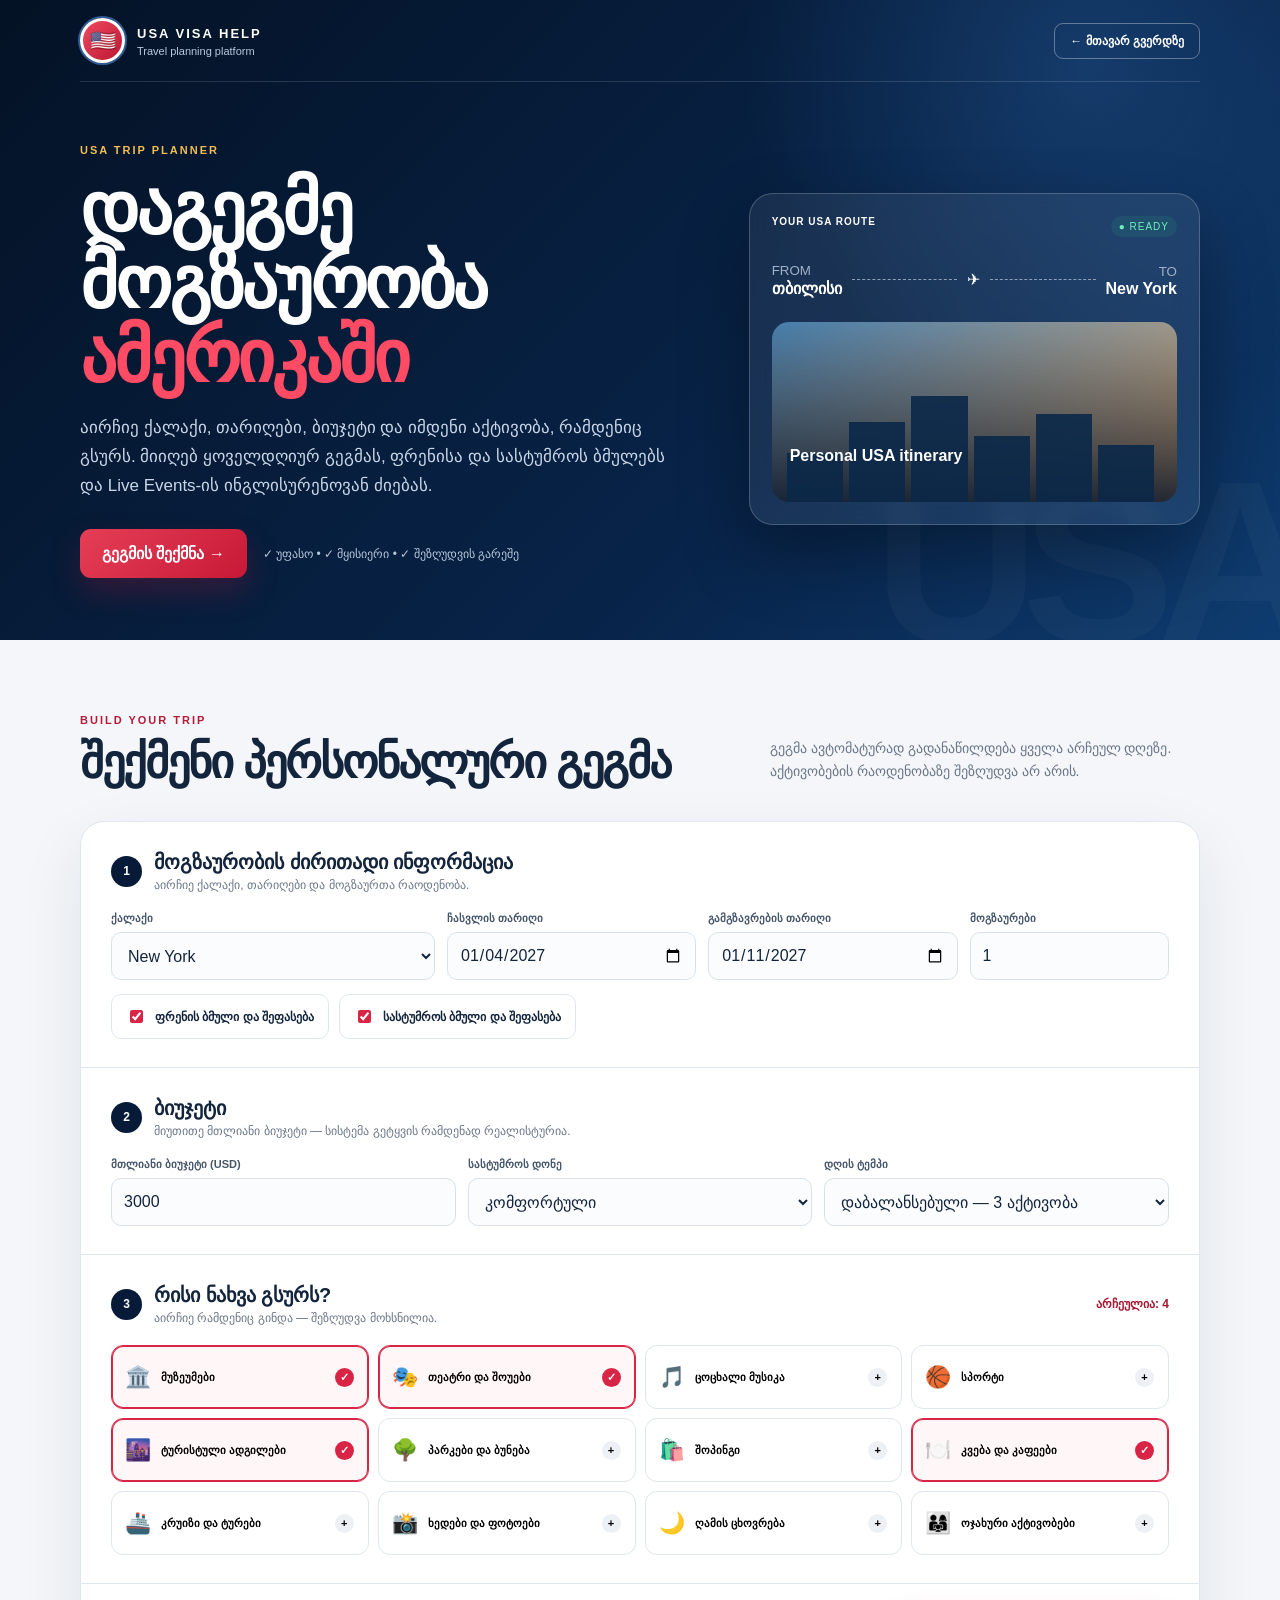
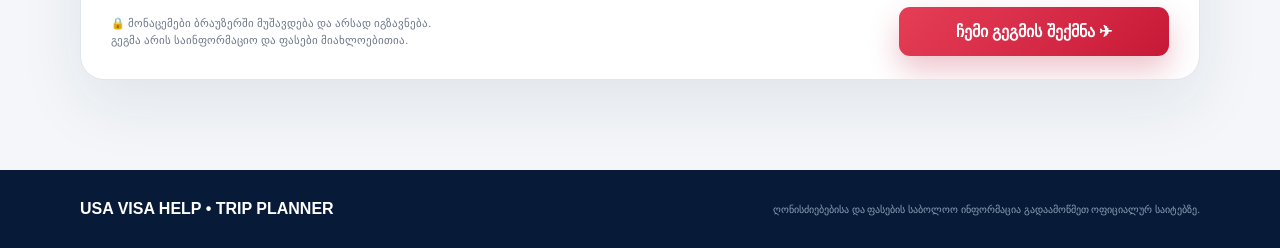
<file: trip-planner(1).html>
<!doctype html>
<html lang="ka">
<head>
  <meta charset="utf-8" />
  <meta name="viewport" content="width=device-width, initial-scale=1" />
  <meta name="theme-color" content="#071b38" />
  <title>USA Trip Planner | USA Visa Help</title>
  <meta name="description" content="დაგეგმე ამერიკაში მოგზაურობა — ქალაქები, ყოველდღიური აქტივობები, ფრენა, სასტუმრო და ბიუჯეტი." />
  <style>
    :root{--navy:#071b38;--navy2:#0d3768;--red:#d92545;--gold:#f2bd55;--ink:#13243d;--muted:#6b7788;--line:#dfe6ee;--paper:#f4f6f9;--green:#14806b}
    *{box-sizing:border-box}html{scroll-behavior:smooth}body{margin:0;background:var(--paper);color:var(--ink);font-family:-apple-system,BlinkMacSystemFont,"Segoe UI",Arial,sans-serif}button,input,select{font:inherit}button{cursor:pointer}a{text-decoration:none;color:inherit}.wrap{width:min(1120px,calc(100% - 32px));margin:auto}
    .hero{background:radial-gradient(circle at 85% 10%,#2f6db255,transparent 28%),linear-gradient(135deg,#041225,#08244a 65%,#0e3c70);color:#fff;padding-bottom:62px;position:relative;overflow:hidden}.hero:after{content:"USA";position:absolute;right:-25px;bottom:-55px;font-size:230px;font-weight:900;color:#ffffff08;letter-spacing:-18px}.nav{height:82px;display:flex;align-items:center;justify-content:space-between;border-bottom:1px solid #ffffff22;position:relative;z-index:2}.brand{display:flex;align-items:center;gap:12px}.brand-logo{width:45px;height:45px;border-radius:50%;background:linear-gradient(135deg,#ef4960,#bc1732);border:3px solid #fff;display:grid;place-items:center;font-size:21px;box-shadow:0 0 0 2px #2d5d94}.brand b{letter-spacing:2px;font-size:13px}.brand small{display:block;margin-top:3px;color:#b9c9db;font-size:11px}.back{border:1px solid #ffffff55;border-radius:9px;padding:10px 15px;font-size:12px;font-weight:800}.hero-grid{display:grid;grid-template-columns:1.15fr .85fr;gap:58px;align-items:center;padding-top:58px;position:relative;z-index:2}.tag{color:var(--gold);font-size:11px;font-weight:900;letter-spacing:2px}.hero h1{font-size:clamp(42px,6vw,72px);line-height:1.03;letter-spacing:-3px;margin:14px 0 20px}.hero h1 strong{color:#ff4b64}.hero p{max-width:650px;color:#c9d6e7;font-size:17px;line-height:1.7}.hero-actions{display:flex;gap:16px;align-items:center;margin-top:28px}.primary{border:0;border-radius:11px;background:linear-gradient(135deg,#e63e57,#c71937);color:#fff;padding:15px 22px;font-weight:900;box-shadow:0 14px 30px #b7153440}.hero-note{font-size:12px;color:#b8c7d9}.preview{background:#ffffff12;border:1px solid #ffffff33;border-radius:24px;padding:22px;backdrop-filter:blur(12px);box-shadow:0 30px 70px #0005}.preview-top{display:flex;justify-content:space-between;font-size:10px;letter-spacing:1px}.status{color:#6ef0bd;background:#23a97b22;padding:5px 8px;border-radius:999px}.route{display:flex;align-items:center;gap:10px;margin:24px 0}.route b{display:block}.route small{color:#9fb1c7}.line{flex:1;border-top:1px dashed #8ca0b8}.city-art{height:180px;border-radius:17px;background:linear-gradient(#0000,#031329dd),linear-gradient(155deg,#477eac,#f0b16e);position:relative;overflow:hidden;padding:125px 18px 15px}.sky{position:absolute;left:15px;right:15px;bottom:0;height:118px;display:flex;align-items:flex-end;gap:6px}.sky i{display:block;background:#0a2849;width:15%;height:42%;opacity:.9}.sky i:nth-child(2){height:68%}.sky i:nth-child(3){height:90%}.sky i:nth-child(4){height:56%}.sky i:nth-child(5){height:75%}.sky i:nth-child(6){height:48%}.city-art span{position:relative;z-index:2;font-weight:800}
    main{padding:70px 0 90px}.heading{display:flex;justify-content:space-between;align-items:end;gap:30px;margin-bottom:25px}.heading h2{font-size:clamp(30px,4vw,46px);letter-spacing:-2px;margin:7px 0}.heading p{max-width:430px;color:var(--muted);line-height:1.6;font-size:14px}.card{background:#fff;border:1px solid var(--line);border-radius:24px;box-shadow:0 24px 65px #16304b16;overflow:hidden}.block{padding:28px 30px;border-bottom:1px solid var(--line)}.block-title{display:flex;align-items:center;gap:12px;margin-bottom:20px}.num{width:31px;height:31px;border-radius:50%;background:var(--navy);color:#fff;display:grid;place-items:center;font-size:12px;font-weight:900}.block-title h3{margin:0;font-size:20px}.block-title p{margin:4px 0 0;color:var(--muted);font-size:12px}.fields{display:grid;grid-template-columns:1.3fr 1fr 1fr .8fr;gap:12px}.field{display:grid;gap:7px}.field span{font-size:11px;font-weight:800;color:#45556a}.field input,.field select{width:100%;height:48px;border:1px solid #d8e0e9;border-radius:10px;background:#fbfcfe;padding:0 12px;color:var(--ink);outline:none}.field input:focus,.field select:focus{border-color:#6f91b9;box-shadow:0 0 0 3px #4d75a31c}.checks{display:flex;flex-wrap:wrap;gap:10px;margin-top:14px}.check{display:flex;align-items:center;gap:9px;border:1px solid var(--line);border-radius:10px;padding:12px 14px;font-size:12px;font-weight:750}.check input{accent-color:var(--red)}.budget-grid{display:grid;grid-template-columns:1fr 1fr 1fr;gap:12px}.activities{display:grid;grid-template-columns:repeat(4,1fr);gap:9px}.chip{border:1px solid var(--line);background:#fff;border-radius:12px;padding:13px;text-align:left;display:grid;grid-template-columns:28px 1fr 20px;align-items:center;gap:8px;min-height:64px}.chip:hover{border-color:#9db0c7}.chip.active{border-color:var(--red);background:#fff6f7;box-shadow:inset 0 0 0 1px var(--red)}.chip em{font-style:normal;font-size:21px}.chip b{font-size:11px}.chip i{font-style:normal;width:19px;height:19px;border-radius:50%;background:#edf1f5;display:grid;place-items:center;font-size:11px;font-weight:900}.chip.active i{background:var(--red);color:#fff}.selection{margin-left:auto;color:#a61935;font-size:12px;font-weight:800}.form-note{margin:18px 30px 0;padding:12px 14px;border-radius:9px;background:#fff0f3;color:#8e2439;font-size:12px;font-weight:750;display:none}.footer-actions{display:flex;justify-content:space-between;align-items:center;gap:20px;padding:23px 30px}.trust{font-size:11px;color:var(--muted);line-height:1.55}.generate{min-width:270px}
    #results{display:none;margin-top:32px}.result-head{background:linear-gradient(135deg,#07182f,#0d3c70);color:#fff;padding:34px;border-radius:24px 24px 0 0;display:flex;justify-content:space-between;gap:20px;align-items:center;overflow:hidden;position:relative}.result-head:after{content:attr(data-city);position:absolute;right:-10px;bottom:-38px;font-size:105px;font-weight:900;color:#ffffff0b}.result-head h2{font-size:44px;letter-spacing:-2px;margin:7px 0}.result-head p{color:#c4d1e1;margin:0}.score{width:105px;height:105px;flex:none;border-radius:50%;border:1px solid #ffffff55;background:#ffffff12;display:grid;place-items:center;text-align:center}.score b{font-size:25px}.score small{display:block;color:#becbdd}.budget-message{background:#fff8e5;border:1px solid #ead59a;border-top:0;padding:17px 22px;color:#735718;font-size:12px}.result-grid{display:grid;grid-template-columns:1.3fr .7fr;gap:17px;margin-top:17px}.panel{background:#fff;border:1px solid var(--line);border-radius:18px;padding:23px}.panel h3{margin:0 0 16px;font-size:21px}.day{display:grid;grid-template-columns:70px 1fr;gap:16px;padding:21px 0;border-bottom:1px solid var(--line)}.day:last-child{border:0}.date-badge{text-align:center}.date-badge b{width:44px;height:44px;border-radius:50%;background:var(--navy);color:#fff;display:grid;place-items:center;margin:auto}.date-badge small{display:block;color:var(--muted);margin-top:6px}.stop{padding:9px 0;border-top:1px dashed #e2e7ed}.stop:first-child{border:0}.stop time{font-size:9px;font-weight:900;color:#ae213d;margin-right:7px}.stop b{font-size:12px}.stop p{margin:4px 0 0;color:var(--muted);font-size:10px;line-height:1.5}.side{display:grid;gap:13px;align-content:start}.cost-row{margin:13px 0}.cost-row div{display:flex;justify-content:space-between;font-size:11px}.bar{height:5px;background:#edf1f5;border-radius:99px;margin-top:6px;overflow:hidden}.bar i{display:block;height:100%;background:var(--red);border-radius:99px}.links a{display:grid;grid-template-columns:38px 1fr 18px;align-items:center;gap:10px;padding:13px 0;border-top:1px solid var(--line)}.links a:first-of-type{border-top:0}.link-icon{width:35px;height:35px;border-radius:9px;background:var(--navy2);color:#fff;display:grid;place-items:center}.links b{font-size:11px}.links small{display:block;color:var(--muted);font-size:9px;margin-top:3px}.event-links a{display:block;border-top:1px solid var(--line);padding:12px 0;font-size:11px;font-weight:800;color:#163e70}.event-links a:first-child{border-top:0}.actions{display:grid;grid-template-columns:1fr 1fr;gap:8px}.actions button,.actions a{height:43px;border-radius:9px;border:1px solid var(--line);background:#fff;display:flex;align-items:center;justify-content:center;font-size:10px;font-weight:850}.actions a{background:var(--green);color:#fff;border-color:var(--green)}footer{background:var(--navy);color:#fff;padding:30px 0}.foot{display:flex;justify-content:space-between;align-items:center;gap:20px}.foot p{color:#8da1ba;font-size:10px;margin:0}
    @media(max-width:900px){.hero-grid{grid-template-columns:1fr}.preview{max-width:520px}.fields{grid-template-columns:1fr 1fr}.activities{grid-template-columns:repeat(3,1fr)}.result-grid{grid-template-columns:1fr}.side{grid-template-columns:1fr 1fr}.actions{grid-column:1/-1}}
    @media(max-width:650px){.wrap{width:min(100% - 22px,1120px)}.hero{padding-bottom:40px}.nav{height:72px}.back{font-size:10px;padding:9px 11px}.hero-grid{padding-top:42px}.hero h1{letter-spacing:-2px}.hero p{font-size:14px}.hero-actions{align-items:flex-start;flex-direction:column}.heading{display:block}.block{padding:23px 18px}.fields,.budget-grid{grid-template-columns:1fr}.activities{grid-template-columns:1fr 1fr}.footer-actions{padding:20px 18px;display:grid}.generate{width:100%;min-width:0}.result-head{padding:28px 22px}.result-head h2{font-size:37px}.score{display:none}.side{grid-template-columns:1fr}.day{grid-template-columns:53px 1fr;gap:10px}.panel{padding:20px 15px}.foot{display:block}.foot p{margin-top:8px}}
    @media(max-width:420px){.activities{grid-template-columns:1fr}.brand small{display:none}}
    @media print{.hero,main>.heading,.card,footer,.actions{display:none!important}body{background:#fff}#results{display:block!important;margin:0}.result-grid{display:block}.side{display:block}.panel{margin-bottom:12px;break-inside:avoid}}
  </style>
</head>
<body>
  <header class="hero">
    <div class="wrap">
      <nav class="nav">
        <a class="brand" href="./index.html"><span class="brand-logo">🇺🇸</span><span><b>USA VISA HELP</b><small>Travel planning platform</small></span></a>
        <a class="back" href="./index.html">← მთავარ გვერდზე</a>
      </nav>
      <div class="hero-grid">
        <div>
          <span class="tag">USA TRIP PLANNER</span>
          <h1>დაგეგმე მოგზაურობა <strong>ამერიკაში</strong></h1>
          <p>აირჩიე ქალაქი, თარიღები, ბიუჯეტი და იმდენი აქტივობა, რამდენიც გსურს. მიიღებ ყოველდღიურ გეგმას, ფრენისა და სასტუმროს ბმულებს და Live Events-ის ინგლისურენოვან ძიებას.</p>
          <div class="hero-actions"><a class="primary" href="#planner">გეგმის შექმნა →</a><span class="hero-note">✓ უფასო • ✓ მყისიერი • ✓ შეზღუდვის გარეშე</span></div>
        </div>
        <div class="preview">
          <div class="preview-top"><b>YOUR USA ROUTE</b><span class="status">● READY</span></div>
          <div class="route"><div><small>FROM</small><b>თბილისი</b></div><span class="line"></span><span>✈</span><span class="line"></span><div style="text-align:right"><small>TO</small><b>New York</b></div></div>
          <div class="city-art"><div class="sky"><i></i><i></i><i></i><i></i><i></i><i></i></div><span>Personal USA itinerary</span></div>
        </div>
      </div>
    </div>
  </header>

  <main class="wrap" id="planner">
    <div class="heading"><div><span class="tag" style="color:#b31c38">BUILD YOUR TRIP</span><h2>შექმენი პერსონალური გეგმა</h2></div><p>გეგმა ავტომატურად გადანაწილდება ყველა არჩეულ დღეზე. აქტივობების რაოდენობაზე შეზღუდვა არ არის.</p></div>
    <form class="card" id="plannerForm">
      <section class="block">
        <div class="block-title"><span class="num">1</span><div><h3>მოგზაურობის ძირითადი ინფორმაცია</h3><p>აირჩიე ქალაქი, თარიღები და მოგზაურთა რაოდენობა.</p></div></div>
        <div class="fields">
          <label class="field"><span>ქალაქი</span><select id="city" required></select></label>
          <label class="field"><span>ჩასვლის თარიღი</span><input id="startDate" type="date" required /></label>
          <label class="field"><span>გამგზავრების თარიღი</span><input id="endDate" type="date" required /></label>
          <label class="field"><span>მოგზაურები</span><input id="travelers" type="number" min="1" max="12" value="1" required /></label>
        </div>
        <div class="checks"><label class="check"><input id="includeFlight" type="checkbox" checked /> ფრენის ბმული და შეფასება</label><label class="check"><input id="includeHotel" type="checkbox" checked /> სასტუმროს ბმული და შეფასება</label></div>
      </section>

      <section class="block">
        <div class="block-title"><span class="num">2</span><div><h3>ბიუჯეტი</h3><p>მიუთითე მთლიანი ბიუჯეტი — სისტემა გეტყვის რამდენად რეალისტურია.</p></div></div>
        <div class="budget-grid">
          <label class="field"><span>მთლიანი ბიუჯეტი (USD)</span><input id="budget" type="number" min="300" step="50" value="3000" required /></label>
          <label class="field"><span>სასტუმროს დონე</span><select id="hotelLevel"><option value="budget">ეკონომიური</option><option value="comfort" selected>კომფორტული</option><option value="premium">პრემიუმი</option></select></label>
          <label class="field"><span>დღის ტემპი</span><select id="pace"><option value="relaxed">მშვიდი — 2 აქტივობა</option><option value="balanced" selected>დაბალანსებული — 3 აქტივობა</option><option value="intensive">ინტენსიური — 4 აქტივობა</option></select></label>
        </div>
      </section>

      <section class="block">
        <div class="block-title"><span class="num">3</span><div><h3>რისი ნახვა გსურს?</h3><p>აირჩიე რამდენიც გინდა — შეზღუდვა მოხსნილია.</p></div><span class="selection" id="selectionCount">არჩეულია: 0</span></div>
        <div class="activities" id="activities"></div>
      </section>
      <div class="form-note" id="formNote"></div>
      <div class="footer-actions"><div class="trust">🔒 მონაცემები ბრაუზერში მუშავდება და არსად იგზავნება.<br />გეგმა არის საინფორმაციო და ფასები მიახლოებითია.</div><button class="primary generate" type="submit">ჩემი გეგმის შექმნა ✈</button></div>
    </form>

    <section id="results">
      <div class="result-head" id="resultHead" data-city="USA"><div><span class="tag">YOUR PERSONAL PLAN</span><h2 id="resultCity">New York</h2><p id="resultDates"></p></div><div class="score"><div><b id="matchScore">90%</b><small>ბიუჯეტის შესაბამისობა</small></div></div></div>
      <div class="budget-message" id="budgetMessage"></div>
      <div class="result-grid">
        <article class="panel"><h3>დღიური მარშრუტი</h3><div id="itinerary"></div></article>
        <aside class="side">
          <section class="panel"><h3>ბიუჯეტის შეფასება</h3><div id="costs"></div></section>
          <section class="panel links"><h3>ფრენა და სასტუმრო</h3><div id="bookingLinks"></div></section>
          <section class="panel"><h3>Live Events</h3><p style="color:var(--muted);font-size:10px;line-height:1.5">ძიება ავტომატურად ინგლისურად გაიხსნება, რათა მეტი რეალური ღონისძიება გამოჩნდეს.</p><div class="event-links" id="eventLinks"></div></section>
          <section class="panel actions"><button type="button" onclick="window.print()">PDF / ბეჭდვა</button><a id="whatsappLink" target="_blank" rel="noopener">WhatsApp გაზიარება</a></section>
        </aside>
      </div>
    </section>
  </main>

  <footer><div class="wrap foot"><b>USA VISA HELP • TRIP PLANNER</b><p>ღონისძიებებისა და ფასების საბოლოო ინფორმაცია გადაამოწმეთ ოფიციალურ საიტებზე.</p></div></footer>

  <script>
    (() => {
      'use strict';
      const cityData = {
        'New York': {code:'NYC', daily:190, hotel:{budget:170,comfort:260,premium:430}, activities:[
          ['Times Square','ქალაქის ყველაზე ცნობილი განათებული მოედანი.'],['Central Park','გასეირნება, ხედები და მშვიდი პაუზა მანჰეტენში.'],['Statue of Liberty','ბორანი და თავისუფლების ქანდაკების ხედები.'],['Empire State Building','პანორამული ხედები ქალაქზე.'],['The Metropolitan Museum of Art','მსოფლიო დონის ხელოვნების კოლექცია.'],['Broadway Show','საღამოს თეატრალური წარმოდგენა.'],['Brooklyn Bridge','ფეხით გასეირნება და ფოტოების გადაღება.'],['9/11 Memorial & Museum','მემორიალი და ისტორიული მუზეუმი.'],['High Line & Chelsea','ურბანული პარკი, ბაზარი და გალერეები.'],['Rockefeller Center','Top of the Rock და Midtown-ის ატმოსფერო.'],['SoHo & Greenwich Village','შოპინგი, კაფეები და ისტორიული ქუჩები.'],['Yankee Stadium / Sports','სპორტული ღონისძიების ინგლისურენოვანი ძიება.'] ]},
        'Miami': {code:'MIA', daily:165, hotel:{budget:150,comfort:235,premium:390}, activities:[['South Beach','ოკეანე, პლაჟი და Art Deco არქიტექტურა.'],['Little Havana','კუბური კულტურა, მუსიკა და სამზარეულო.'],['Wynwood Walls','ქუჩის ხელოვნება და გალერეები.'],['Bayside Marketplace','წყლისპირა გასეირნება და კრუიზები.'],['Vizcaya Museum','ისტორიული ვილა და ბაღები.'],['Everglades Day Trip','ბუნება და airboat ტური.'],['Brickell','თანამედროვე ცენტრი და რესტორნები.'],['Key Biscayne','პლაჟები და მშვიდი ხედები.'],['Miami Design District','დიზაინი, ხელოვნება და შოპინგი.'],['Live Music Night','საღამოს მუსიკალური ღონისძიება.']]},
        'Los Angeles': {code:'LAX', daily:175, hotel:{budget:155,comfort:245,premium:410}, activities:[['Hollywood Walk of Fame','ჰოლივუდის მთავარი ტურისტული ქუჩა.'],['Griffith Observatory','ქალაქისა და Hollywood Sign-ის ხედები.'],['Santa Monica Pier','ოკეანე, სანაპირო და ატრაქციონები.'],['Venice Beach','სანაპირო ატმოსფერო და ქუჩის ხელოვნება.'],['Universal Studios','კინოსტუდია და თემატური პარკი.'],['Getty Center','ხელოვნება, არქიტექტურა და ხედები.'],['Beverly Hills','Rodeo Drive და ცნობილი უბნები.'],['Downtown LA','მუზეუმები, Grand Central Market და არქიტექტურა.'],['Malibu','სანაპირო და წყნარი ოკეანის ხედები.'],['Concert or Sports Game','კონცერტის ან სპორტის ინგლისური ძიება.']]},
        'Chicago': {code:'CHI', daily:150, hotel:{budget:135,comfort:210,premium:350}, activities:[['Millennium Park','Cloud Gate და ქალაქის მთავარი პარკი.'],['Architecture River Cruise','ჩიკაგოს არქიტექტურის ცნობილი კრუიზი.'],['Art Institute of Chicago','ამერიკის ერთ-ერთი მნიშვნელოვანი მუზეუმი.'],['Navy Pier','ტბისპირა გასეირნება და ატრაქციონები.'],['Willis Tower Skydeck','პანორამული ხედები და The Ledge.'],['Magnificent Mile','შოპინგი და ცენტრალური ქუჩები.'],['Museum Campus','Field Museum, Aquarium და ტბის ხედები.'],['Chicago Theatre','თეატრი ან ცოცხალი წარმოდგენა.'],['Lincoln Park','პარკი, ზოოპარკი და უბნის ატმოსფერო.'],['Baseball Game','Cubs ან White Sox თამაშის ძიება.']]},
        'San Francisco': {code:'SFO', daily:180, hotel:{budget:165,comfort:255,premium:420}, activities:[['Golden Gate Bridge','ხიდის ხედები და ფოტოების გადაღება.'],['Alcatraz Island','ისტორიული ციხის კუნძული და ბორანი.'],['Fisherman’s Wharf','Pier 39 და ზღვისპირა ატმოსფერო.'],['Cable Car Ride','ქალაქის კლასიკური ტრამვაი.'],['Chinatown','ისტორიული ქუჩები და აზიური სამზარეულო.'],['Lombard Street','ცნობილი მიხვეულ-მოხვეული ქუჩა.'],['Golden Gate Park','მუზეუმები, ბაღები და დასვენება.'],['Painted Ladies','ვიქტორიანული სახლები და ქალაქის ხედი.'],['Muir Woods','წითელი ხეების ნახევარდღიანი ტური.'],['Live Jazz or Theatre','ჯაზის ან თეატრის ინგლისური ძიება.']]},
        'Las Vegas': {code:'LAS', daily:185, hotel:{budget:100,comfort:185,premium:340}, activities:[['Las Vegas Strip','ცნობილი სასტუმროები და საღამოს განათებები.'],['Bellagio Fountains','უფასო შოუ და Bellagio-ს გარემო.'],['Fremont Street','ძველი ვეგასი და ცოცხალი მუსიკა.'],['Grand Canyon Day Trip','ერთდღიანი ტური გრანდ-კანიონში.'],['High Roller','ქალაქის პანორამული ბორბალი.'],['The Sphere','შოუ ან ვიზუალური გამოცდილება.'],['Red Rock Canyon','ბუნება და ქალაქთან ახლოს მარშრუტი.'],['Premium Show','Cirque-style ან სხვა დიდი შოუ.'],['Neon Museum','ვეგასის ისტორიული ნეონის ნიშნები.'],['Shopping & Dining','აუთლეტები და ცნობილი რესტორნები.']]},
        'Washington, D.C.': {code:'WAS', daily:140, hotel:{budget:145,comfort:220,premium:370}, activities:[['National Mall','მთავარი მონუმენტები და მუზეუმები.'],['White House','თეთრი სახლის გარე ხედები.'],['U.S. Capitol','კაპიტოლიუმი და Library of Congress.'],['Smithsonian Museums','უფასო ეროვნული მუზეუმები.'],['Lincoln Memorial','ისტორიული მემორიალი და Reflecting Pool.'],['National Gallery of Art','მსოფლიო ხელოვნების კოლექცია.'],['Georgetown','ისტორიული უბანი, კაფეები და სანაპირო.'],['Arlington Cemetery','ეროვნული სასაფლაო და ისტორიული ადგილები.'],['Potomac Cruise','საღამოს ან დღის კრუიზი.'],['Kennedy Center','კონცერტი, თეატრი ან წარმოდგენა.']]},
        'Boston': {code:'BOS', daily:145, hotel:{budget:150,comfort:225,premium:380}, activities:[['Freedom Trail','ისტორიული საფეხმავლო მარშრუტი.'],['Boston Common','ამერიკის უძველესი საზოგადოებრივი პარკი.'],['Harvard & Cambridge','უნივერსიტეტის კამპუსი და ისტორიული ქუჩები.'],['Museum of Fine Arts','ხელოვნების დიდი კოლექცია.'],['Quincy Market','კვება და ისტორიული ცენტრი.'],['Boston Harbor','სანაპირო და კრუიზი.'],['Fenway Park','ბეისბოლის სტადიონი ან ტური.'],['Beacon Hill','ისტორიული სახლები და ქუჩები.'],['New England Aquarium','აკვარიუმი და waterfront.'],['Live Theatre or Concert','თეატრის ან კონცერტის ინგლისური ძიება.']]}
      };
      const activityTypes = [
        ['🏛️','მუზეუმები','museum'],['🎭','თეატრი და შოუები','theatre'],['🎵','ცოცხალი მუსიკა','music'],['🏀','სპორტი','sports'],['🌆','ტურისტული ადგილები','landmarks'],['🌳','პარკები და ბუნება','nature'],['🛍️','შოპინგი','shopping'],['🍽️','კვება და კაფეები','food'],['🚢','კრუიზი და ტურები','tours'],['📸','ხედები და ფოტოები','views'],['🌙','ღამის ცხოვრება','nightlife'],['👨‍👩‍👧','ოჯახური აქტივობები','family']
      ];
      const citySelect=document.getElementById('city');
      Object.keys(cityData).forEach(c=>citySelect.add(new Option(c,c)));
      const activitiesEl=document.getElementById('activities');
      const selected=new Set();
      activityTypes.forEach(([icon,label,key])=>{
        const btn=document.createElement('button'); btn.type='button'; btn.className='chip'; btn.dataset.key=key;
        btn.innerHTML=`<em>${icon}</em><b>${label}</b><i>+</i>`;
        btn.addEventListener('click',()=>{btn.classList.toggle('active'); btn.classList.contains('active')?selected.add(key):selected.delete(key); btn.querySelector('i').textContent=btn.classList.contains('active')?'✓':'+'; updateSelection();});
        activitiesEl.appendChild(btn);
      });
      function updateSelection(){document.getElementById('selectionCount').textContent=`არჩეულია: ${selected.size}`}
      ['landmarks','museum','theatre','food'].forEach(key=>{const b=activitiesEl.querySelector(`[data-key="${key}"]`); if(b)b.click();});
      const today=new Date(); today.setHours(0,0,0,0); const inThirty=new Date(today); inThirty.setDate(today.getDate()+30); const inThirtySeven=new Date(today); inThirtySeven.setDate(today.getDate()+37);
      const iso=d=>{const y=d.getFullYear(),m=String(d.getMonth()+1).padStart(2,'0'),day=String(d.getDate()).padStart(2,'0');return `${y}-${m}-${day}`}; document.getElementById('startDate').min=iso(today); document.getElementById('endDate').min=iso(today); document.getElementById('startDate').value=iso(inThirty); document.getElementById('endDate').value=iso(inThirtySeven);
      document.getElementById('startDate').addEventListener('change',e=>{document.getElementById('endDate').min=e.target.value;if(document.getElementById('endDate').value<e.target.value)document.getElementById('endDate').value=e.target.value});
      const fmt=new Intl.DateTimeFormat('ka-GE',{day:'numeric',month:'short',year:'numeric'}); const weekday=new Intl.DateTimeFormat('ka-GE',{weekday:'short'});
      const esc=s=>String(s).replace(/[&<>"]/g,c=>({'&':'&amp;','<':'&lt;','>':'&gt;','"':'&quot;'}[c]));
      function datesBetween(start,end){const arr=[];let d=new Date(start+'T12:00:00');const last=new Date(end+'T12:00:00');while(d<=last&&arr.length<31){arr.push(new Date(d));d.setDate(d.getDate()+1)}return arr}
      function rotate(arr,n){return arr.slice(n).concat(arr.slice(0,n))}
      function money(n){return '$'+Math.round(n).toLocaleString('en-US')}
      document.getElementById('plannerForm').addEventListener('submit',e=>{
        e.preventDefault();
        const city=citySelect.value,start=document.getElementById('startDate').value,end=document.getElementById('endDate').value,travelers=Math.max(1,Number(document.getElementById('travelers').value)||1),budget=Number(document.getElementById('budget').value)||0,hotelLevel=document.getElementById('hotelLevel').value,pace=document.getElementById('pace').value;
        const note=document.getElementById('formNote');
        if(!start||!end||new Date(end)<new Date(start)){note.style.display='block';note.textContent='გთხოვ, სწორად მიუთითე ჩასვლისა და გამგზავრების თარიღები.';return}
        const dates=datesBetween(start,end); if(!dates.length){return}
        note.style.display='none'; const data=cityData[city]; const nights=Math.max(1,dates.length-1); const flight=document.getElementById('includeFlight').checked?850*travelers:0; const hotel=document.getElementById('includeHotel').checked?data.hotel[hotelLevel]*nights:0; const daily=data.daily*dates.length*travelers; const activitiesCost=Math.round((selected.size||4)*35*travelers + dates.length*30*travelers); const total=flight+hotel+daily+activitiesCost; const score=Math.max(35,Math.min(100,Math.round((budget/total)*90))); const perDay=pace==='relaxed'?2:pace==='intensive'?4:3;
        document.getElementById('resultCity').textContent=city; document.getElementById('resultDates').textContent=`${fmt.format(dates[0])} — ${fmt.format(dates[dates.length-1])} • ${travelers} მოგზაური`; document.getElementById('resultHead').dataset.city=data.code; document.getElementById('matchScore').textContent=score+'%';
        const diff=budget-total; document.getElementById('budgetMessage').innerHTML=diff>=0?`✅ <b>კარგი ბიუჯეტია ${esc(city)}-სთვის.</b> სავარაუდო ხარჯების შემდეგ დარჩება დაახლოებით ${money(diff)} დამატებითი რეზერვი.`:`⚠️ <b>ბიუჯეტი შესაძლოა არასაკმარისი იყოს.</b> სავარაუდო სრული ხარჯი არის ${money(total)} — სასურველია დაახლოებით ${money(Math.abs(diff))}-ით გაზრდა ან სასტუმროს/აქტივობების შემცირება.`;
        const pool=rotate(data.activities,selected.size%data.activities.length); let html=''; const times=['09:30','12:30','16:00','19:30'];
        dates.forEach((d,idx)=>{const dayStops=[];for(let j=0;j<perDay;j++)dayStops.push(pool[(idx*perDay+j)%pool.length]);html+=`<div class="day"><div class="date-badge"><b>${d.getDate()}</b><small>${weekday.format(d)}</small></div><div><h4 style="margin:0 0 8px">დღე ${idx+1} • ${fmt.format(d)}</h4>${dayStops.map((s,j)=>`<div class="stop"><time>${times[j]}</time><b>${esc(s[0])}</b><p>${esc(s[1])}</p></div>`).join('')}</div></div>`}); document.getElementById('itinerary').innerHTML=html;
        const costItems=[['ფრენა',flight],['სასტუმრო',hotel],['კვება და ტრანსპორტი',daily],['აქტივობები',activitiesCost]]; document.getElementById('costs').innerHTML=costItems.map(([n,v])=>`<div class="cost-row"><div><span>${n}</span><b>${money(v)}</b></div><span class="bar"><i style="width:${total?Math.max(4,Math.round(v/total*100)):0}%"></i></span></div>`).join('')+`<hr style="border:0;border-top:1px solid var(--line);margin:18px 0"><div style="display:flex;justify-content:space-between;font-weight:900"><span>სავარაუდო ჯამი</span><span>${money(total)}</span></div>`;
        const qCity=encodeURIComponent(city),qDates=encodeURIComponent(start+' to '+end); let booking=''; if(document.getElementById('includeFlight').checked)booking+=`<a href="https://www.google.com/travel/flights?q=flights%20to%20${qCity}%20${qDates}" target="_blank" rel="noopener"><span class="link-icon">✈</span><span><b>ფრენების მოძებნა</b><small>Google Flights — პირდაპირი ძიება</small></span><span>›</span></a>`; if(document.getElementById('includeHotel').checked)booking+=`<a href="https://www.google.com/travel/hotels/${qCity}?q=${qCity}%20hotels%20${qDates}" target="_blank" rel="noopener"><span class="link-icon">H</span><span><b>სასტუმროების მოძებნა</b><small>Google Hotels — ფასების შედარება</small></span><span>›</span></a>`; document.getElementById('bookingLinks').innerHTML=booking||'<p style="color:var(--muted);font-size:11px">ფრენა და სასტუმრო გამორთულია.</p>';
        const eventQueries=[`${city} live events ${start} ${end}`,`${city} concerts ${start} ${end}`,`${city} theatre shows ${start} ${end}`,`${city} sports tickets ${start} ${end}`]; document.getElementById('eventLinks').innerHTML=eventQueries.map((q,i)=>`<a href="https://www.google.com/search?q=${encodeURIComponent(q)}" target="_blank" rel="noopener">${['All Live Events','Concerts & Music','Theatre & Shows','Sports Games'][i]} →</a>`).join('');
        const wa=`USA Trip Plan%0A${encodeURIComponent(city)}%0A${encodeURIComponent(fmt.format(dates[0])+' - '+fmt.format(dates[dates.length-1]))}%0AEstimated budget: ${encodeURIComponent(money(total))}`; document.getElementById('whatsappLink').href='https://wa.me/?text='+wa;
        const results=document.getElementById('results');results.style.display='block';results.scrollIntoView({behavior:'smooth',block:'start'});
      });
    })();
  </script>
</body>
</html>
</file>
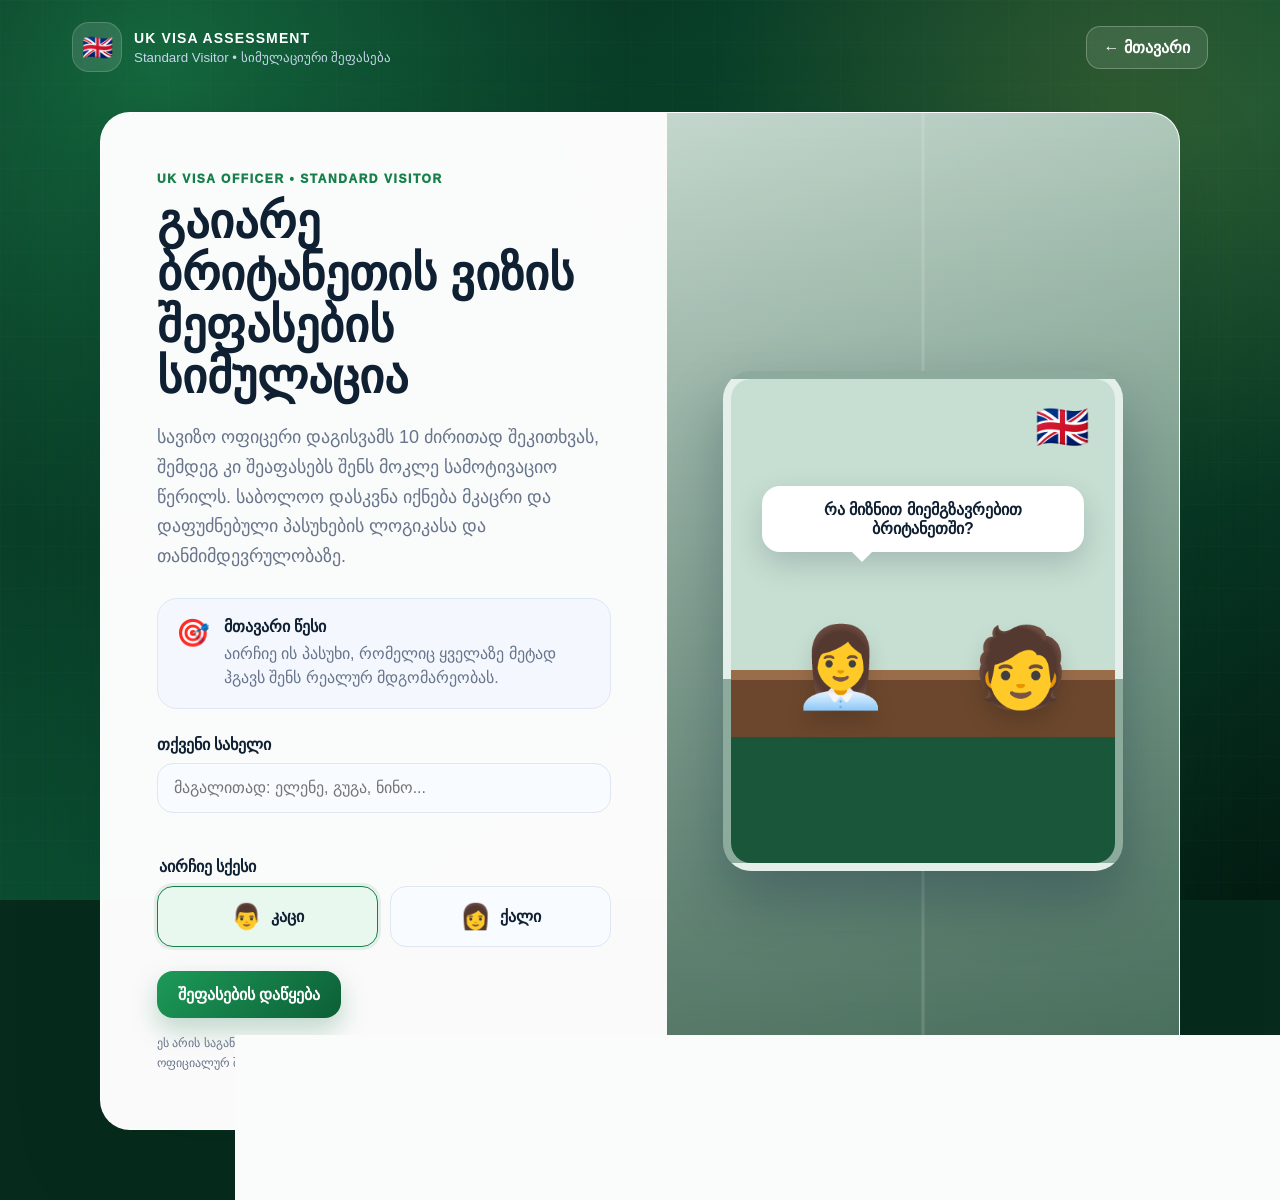
<file: uk-visa.html>
<!doctype html>
<html lang="ka">
<head>
  <meta charset="UTF-8" />
  <meta name="viewport" content="width=device-width, initial-scale=1.0" />
  <meta name="theme-color" content="#062a1c" />
  <title>ბრიტანეთის ვიზის შეფასება | UK Standard Visitor</title>
  <meta name="description" content="ბრიტანეთის Standard Visitor ვიზისთვის 11-კითხვიანი მკაცრი სიმულაციური შეფასება." />
  <style>
:root{
  --navy:#062a1c;
  --navy-2:#0b4f32;
  --blue:#16804a;
  --blue-soft:#e9f8ef;
  --red:#c49b35;
  --gold:#f1b94f;
  --ink:#102033;
  --muted:#67748b;
  --line:#dfe7f2;
  --white:#ffffff;
  --green:#177a4e;
  --orange:#a85f08;
  --shadow:0 26px 80px rgba(0,45,27,.25);
}

*{box-sizing:border-box}
html{scroll-behavior:smooth}
body{
  margin:0;
  min-height:100vh;
  font-family:-apple-system,BlinkMacSystemFont,"Segoe UI",Arial,sans-serif;
  color:var(--ink);
  background:var(--navy);
}
button,a,input{font:inherit}
button{cursor:pointer}
.hidden{display:none!important}

.page-bg{
  position:fixed;
  inset:0;
  z-index:-2;
  background:
    radial-gradient(circle at 12% 8%,rgba(32,150,88,.55),transparent 34%),
    radial-gradient(circle at 88% 12%,rgba(196,155,53,.2),transparent 30%),
    linear-gradient(145deg,#062a1c,#0b4f32 55%,#031b12);
}
.page-bg:after{
  content:"";
  position:absolute;
  inset:0;
  opacity:.4;
  background-image:
    linear-gradient(rgba(255,255,255,.04) 1px,transparent 1px),
    linear-gradient(90deg,rgba(255,255,255,.04) 1px,transparent 1px);
  background-size:42px 42px;
}

.topbar{
  max-width:1180px;
  margin:auto;
  padding:22px;
  display:flex;
  align-items:center;
  justify-content:space-between;
  gap:16px;
}
.brand{
  display:flex;
  align-items:center;
  gap:12px;
  color:white;
  text-decoration:none;
}
.brand-flag{
  width:50px;
  height:50px;
  display:grid;
  place-items:center;
  border-radius:17px;
  background:rgba(255,255,255,.12);
  border:1px solid rgba(255,255,255,.17);
  font-size:25px;
}
.brand strong{display:block;letter-spacing:.08em;font-size:14px}
.brand small{display:block;color:#c7d6ed;margin-top:4px}
.home-link{
  color:white;
  text-decoration:none;
  border:1px solid rgba(255,255,255,.25);
  background:rgba(255,255,255,.1);
  border-radius:14px;
  padding:11px 17px;
  font-weight:800;
}

.game-shell{
  max-width:1120px;
  margin:18px auto 70px;
  padding:0 20px;
}
.welcome-card,.game-screen,.result-screen{
  background:rgba(255,255,255,.98);
  border:1px solid rgba(255,255,255,.75);
  border-radius:30px;
  box-shadow:var(--shadow);
  animation:screenIn .48s ease both;
}
.welcome-card{
  min-height:650px;
  display:grid;
  grid-template-columns:1.05fr .95fr;
  overflow:hidden;
}
.welcome-copy{padding:56px}
.eyebrow{
  display:inline-block;
  color:var(--blue);
  font-size:12px;
  font-weight:950;
  letter-spacing:.13em;
  text-transform:uppercase;
  margin-bottom:10px;
}
h1,h2,p{margin-top:0}
.welcome-copy h1{
  font-size:48px;
  line-height:1.08;
  margin-bottom:20px;
}
.welcome-copy>p{
  color:var(--muted);
  font-size:18px;
  line-height:1.65;
}
.mode-note{
  display:flex;
  gap:14px;
  align-items:flex-start;
  background:#f4f8fe;
  border:1px solid var(--line);
  border-radius:20px;
  padding:18px;
  margin:26px 0;
}
.mode-note>span{font-size:27px}
.mode-note strong{display:block;margin-bottom:6px}
.mode-note p{margin:0;color:var(--muted);line-height:1.5}

.gender-picker{
  display:flex;
  gap:12px;
  border:0;
  padding:0;
  margin:0 0 24px;
}
.gender-picker legend{
  width:100%;
  font-weight:900;
  margin-bottom:10px;
}
.gender-option{
  flex:1;
  display:flex;
  align-items:center;
  justify-content:center;
  gap:9px;
  padding:15px;
  border:1px solid var(--line);
  border-radius:16px;
  background:#f8fbff;
  font-weight:850;
  cursor:pointer;
  transition:.2s;
}
.gender-option input{position:absolute;opacity:0;pointer-events:none}
.gender-option.selected{
  border-color:var(--blue);
  background:var(--blue-soft);
  box-shadow:0 0 0 3px rgba(22,128,74,.1);
}
.gender-icon{font-size:25px}

.primary-btn,.secondary-btn{
  border:0;
  border-radius:16px;
  padding:14px 21px;
  font-weight:900;
  display:inline-flex;
  align-items:center;
  justify-content:center;
  text-decoration:none;
  transition:transform .18s ease,box-shadow .18s ease,opacity .18s ease;
}
.primary-btn{
  color:white;
  background:linear-gradient(135deg,#1d9a58,#0c5f36);
  box-shadow:0 12px 26px rgba(17,112,62,.25);
}
.secondary-btn{
  color:#17345f;
  background:#edf3fa;
}
.primary-btn:hover,.secondary-btn:hover,.home-link:hover{transform:translateY(-2px)}
.primary-btn:active,.secondary-btn:active{transform:translateY(0) scale(.99)}

.applicant-details{
  margin:24px 0 18px;
}
.applicant-details label{
  display:block;
  font-weight:900;
  margin-bottom:9px;
}
.name-input{
  width:100%;
  border:1px solid var(--line);
  border-radius:16px;
  background:#f8fbff;
  color:var(--ink);
  padding:15px 16px;
  font-size:16px;
  outline:none;
  transition:border-color .18s,box-shadow .18s,background .18s;
}
.name-input:focus{
  border-color:var(--blue);
  background:white;
  box-shadow:0 0 0 4px rgba(22,128,74,.12);
}
.input-error{
  min-height:19px;
  margin:7px 0 0;
  color:#a3172e;
  font-size:12px;
  font-weight:800;
}
.consul-character.male-consul .consul-hair{
  height:35px;
  background:#2f2926;
  border-radius:48px 48px 20px 20px;
}
.consul-character.male-consul .consul-hair:after{display:none}
.consul-character.female-consul .consul-hair{
  height:44px;
  background:#50372f;
}
.consul-character.female-consul .consul-hair:after{
  content:"";
  position:absolute;
  right:-10px;
  top:15px;
  width:30px;
  height:73px;
  border-radius:10px 28px 30px 20px;
  background:#50372f;
  z-index:-1;
}
.nameplate{
  white-space:nowrap;
  overflow:hidden;
  text-overflow:ellipsis;
}

.legal-note{
  color:var(--muted);
  font-size:12px!important;
  margin:16px 0 0;
}

.welcome-scene{
  min-height:100%;
  display:grid;
  place-items:center;
  padding:38px;
  background:
    linear-gradient(rgba(6,42,28,.13),rgba(6,42,28,.52)),
    linear-gradient(145deg,#e0f1e7,#83ad96);
  position:relative;
  overflow:hidden;
}
.welcome-scene:before{
  content:"";
  position:absolute;
  inset:0;
  background:linear-gradient(90deg,transparent 49.5%,rgba(255,255,255,.32) 50%,transparent 50.5%);
  opacity:.55;
}
.mini-window{
  width:100%;
  max-width:400px;
  aspect-ratio:4/5;
  border-radius:28px;
  background:linear-gradient(#c7dfd2 0 62%,#19563a 62% 100%);
  border:8px solid rgba(255,255,255,.5);
  box-shadow:0 28px 60px rgba(7,26,57,.28);
  position:relative;
  overflow:hidden;
}
.mini-flag{position:absolute;top:22px;right:25px;font-size:44px;animation:float 3s ease-in-out infinite}
.mini-desk{position:absolute;left:0;right:0;bottom:26%;height:14%;background:#6c472d;border-top:10px solid #9a6d4a}
.mini-person{position:absolute;font-size:78px;bottom:31%;filter:drop-shadow(0 12px 10px rgba(0,0,0,.15))}
.consul-mini{left:16%;animation:breathe 2.6s ease-in-out infinite}
.applicant-mini{right:12%;animation:breathe 2.6s ease-in-out infinite reverse}
.mini-bubble{
  position:absolute;
  top:22%;
  left:8%;
  right:8%;
  background:white;
  border-radius:18px;
  padding:14px;
  text-align:center;
  font-weight:900;
  box-shadow:0 12px 30px rgba(7,26,57,.18);
  animation:bubbleFloat 2.8s ease-in-out infinite;
}
.mini-bubble:after{
  content:"";
  position:absolute;
  left:28%;
  bottom:-10px;
  border:10px solid transparent;
  border-top-color:white;
  border-bottom:0;
}

.game-screen{padding:22px}
.game-status{
  display:grid;
  grid-template-columns:repeat(3,1fr);
  gap:12px;
  margin-bottom:13px;
}
.status-item{
  border:1px solid var(--line);
  background:#f8fbff;
  border-radius:17px;
  padding:12px 16px;
}
.status-item span{display:block;color:var(--muted);font-size:12px;margin-bottom:4px}
.status-item strong{font-size:18px;color:#153c76}
.progress-track{
  height:10px;
  border-radius:999px;
  overflow:hidden;
  background:#e5edf7;
  margin-bottom:18px;
}
.progress-fill{
  width:10%;
  height:100%;
  border-radius:inherit;
  background:linear-gradient(90deg,var(--blue),var(--red));
  transition:width .45s ease;
  position:relative;
}
.progress-fill:after{
  content:"";
  position:absolute;
  inset:0;
  background:linear-gradient(105deg,transparent 35%,rgba(255,255,255,.5) 50%,transparent 65%);
  animation:shine 1.8s linear infinite;
}

.consulate-room{
  min-height:500px;
  border-radius:25px;
  overflow:hidden;
  position:relative;
  border:1px solid #bac8da;
  background:
    linear-gradient(90deg,rgba(255,255,255,.11) 1px,transparent 1px),
    linear-gradient(rgba(255,255,255,.1) 1px,transparent 1px),
    linear-gradient(180deg,#a9bed7 0,#dce7f2 55%,#cbd6e1 55%,#9baabb 100%);
  background-size:55px 55px,55px 55px,auto;
  box-shadow:inset 0 0 80px rgba(11,47,103,.18);
}
.wall-details{position:absolute;inset:0;pointer-events:none}
.seal{
  position:absolute;
  left:7%;
  top:8%;
  width:78px;
  height:78px;
  border-radius:50%;
  display:grid;
  place-items:center;
  color:#f3c55d;
  font-size:29px;
  background:#153c76;
  border:6px solid rgba(255,255,255,.65);
  box-shadow:0 8px 20px rgba(7,26,57,.2);
}
.seal span{font-size:11px;position:absolute;bottom:13px;color:white;letter-spacing:.12em}
.flag-pole{position:absolute;right:7%;top:8%;width:112px;height:72px;perspective:500px}
.us-flag-svg{display:none}
.flag-pole:before{content:"🇬🇧";display:block;font-size:64px;line-height:1;filter:drop-shadow(0 9px 9px rgba(6,42,28,.2));animation:flagWave 2.8s ease-in-out infinite;transform-origin:left center}
.room-sign{
  position:absolute;
  left:50%;
  top:7%;
  transform:translateX(-50%);
  color:#24466e;
  font-size:12px;
  letter-spacing:.16em;
  font-weight:950;
  background:rgba(255,255,255,.58);
  border:1px solid rgba(255,255,255,.8);
  border-radius:999px;
  padding:9px 16px;
}

.speech-bubble{
  position:absolute;
  z-index:20;
  top:18%;
  left:23%;
  width:54%;
  min-height:105px;
  background:white;
  border-radius:22px;
  padding:16px 20px 18px;
  box-shadow:0 18px 45px rgba(7,26,57,.23);
  border:1px solid rgba(255,255,255,.8);
  animation:bubbleIn .35s ease both;
}
.speech-bubble:after{
  content:"";
  position:absolute;
  left:18%;
  bottom:-16px;
  border:16px solid transparent;
  border-top-color:white;
  border-bottom:0;
}
.speaker-label{
  display:block;
  color:var(--blue);
  font-size:11px;
  font-weight:950;
  letter-spacing:.08em;
  margin-bottom:6px;
}
.speech-bubble p{
  margin:0;
  font-size:20px;
  line-height:1.45;
  font-weight:900;
  min-height:29px;
}
.typing-dots{display:none;gap:5px;height:20px;align-items:center}
.typing-dots.show{display:flex}
.typing-dots i{
  width:7px;height:7px;border-radius:50%;background:#6d7d92;
  animation:dotPulse 1s infinite;
}
.typing-dots i:nth-child(2){animation-delay:.15s}
.typing-dots i:nth-child(3){animation-delay:.3s}

.interview-stage{position:absolute;inset:0}
.character{
  position:absolute;
  z-index:8;
  width:180px;
  height:280px;
  bottom:102px;
  animation:breathe 3s ease-in-out infinite;
}
.consul-character{left:12%}
.applicant-character{right:10%;animation-delay:.5s}
.character-shadow{
  position:absolute;
  left:20px;
  right:20px;
  bottom:-10px;
  height:22px;
  background:rgba(7,26,57,.18);
  filter:blur(8px);
  border-radius:50%;
}
.torso{
  position:absolute;
  left:26px;
  right:26px;
  bottom:0;
  height:125px;
  border-radius:54px 54px 22px 22px;
}
.suit{background:#162c4d}
.applicant-shirt{background:#2d639e}
.shirt{
  position:absolute;
  top:0;left:50%;
  width:48px;height:80px;
  transform:translateX(-50%);
  background:#f5f7fa;
  clip-path:polygon(0 0,100% 0,74% 100%,26% 100%);
}
.jacket-left,.jacket-right{
  position:absolute;top:0;width:56%;height:90px;background:#1c365d;
}
.jacket-left{left:0;clip-path:polygon(0 0,100% 0,60% 100%,0 100%)}
.jacket-right{right:0;clip-path:polygon(0 0,100% 0,100% 100%,40% 100%)}
.badge-pin{
  position:absolute;right:23px;top:43px;
  width:26px;height:18px;border-radius:4px;
  color:white;background:#16804a;
  font-size:8px;font-weight:950;
  display:grid;place-items:center;
}
.shirt-fold{
  position:absolute;left:50%;top:8px;bottom:10px;width:2px;background:rgba(255,255,255,.25)
}
.neck{
  position:absolute;
  left:73px;
  bottom:119px;
  width:35px;
  height:42px;
  background:#d69d79;
  border-radius:10px;
}
.head{
  position:absolute;
  left:45px;
  bottom:145px;
  width:90px;
  height:105px;
  border-radius:45% 45% 48% 48%;
  background:#e8b28d;
  box-shadow:inset 0 -8px 0 rgba(166,102,70,.08);
}
.face{position:absolute;inset:0}
.hair{
  position:absolute;
  left:-3px;right:-3px;top:-8px;
  height:43px;
  background:#50372f;
  border-radius:55px 55px 22px 20px;
  z-index:2;
}
.applicant-hair{background:#2e2a28}
.applicant-hair:before{
  content:"";
  position:absolute;
  left:12px;top:2px;
  width:42px;height:16px;
  border-radius:50%;
  background:#211e1d;
  transform:rotate(-12deg);
}
.applicant-character.female .applicant-hair{
  height:51px;
  border-radius:55px 55px 28px 28px;
}
.applicant-character.female .applicant-hair:after{
  content:"";
  position:absolute;
  left:-8px;right:-8px;top:20px;
  height:90px;
  border-radius:28px;
  background:#3b2c28;
  z-index:-1;
}
.ear{
  position:absolute;
  top:45px;
  width:14px;height:22px;
  background:#dc9f7a;
  border-radius:50%;
}
.left-ear{left:-7px}.right-ear{right:-7px}
.eye{
  position:absolute;
  top:47px;
  width:11px;height:6px;
  background:#263445;
  border-radius:50%;
  animation:blink 4.8s infinite;
}
.left-eye{left:23px}.right-eye{right:23px}
.face-brow{
  position:absolute;
  top:37px;
  width:17px;height:3px;
  background:#65453a;
  border-radius:4px;
}
.left-brow{left:18px;transform:rotate(-4deg)}
.right-brow{right:18px;transform:rotate(4deg)}
.nose{
  position:absolute;
  left:43px;top:51px;
  width:5px;height:15px;
  border-right:2px solid rgba(96,57,45,.45);
  border-radius:50%;
}
.mouth{
  position:absolute;
  left:36px;top:75px;
  width:20px;height:7px;
  border-bottom:3px solid #8f4c48;
  border-radius:0 0 20px 20px;
  transition:.25s;
}
.nameplate{
  position:absolute;
  left:21px;right:21px;bottom:-28px;
  text-align:center;
  font-size:9px;
  letter-spacing:.11em;
  font-weight:950;
  color:#183c68;
  background:rgba(255,255,255,.72);
  border:1px solid rgba(255,255,255,.86);
  padding:7px 5px;
  border-radius:999px;
}
.nervous-drop{
  position:absolute;
  right:38px;
  top:25px;
  opacity:0;
  transform:translateY(-8px);
}
.applicant-character.thinking .nervous-drop{
  opacity:1;
  animation:drop 1.1s ease infinite;
}

.glass-panel{
  position:absolute;
  z-index:12;
  left:49.5%;
  top:0;
  bottom:95px;
  width:6px;
  background:linear-gradient(90deg,rgba(255,255,255,.12),rgba(255,255,255,.75),rgba(255,255,255,.12));
  box-shadow:0 0 22px rgba(255,255,255,.38);
}
.glass-line{
  position:absolute;
  left:-135px;
  width:275px;
  height:2px;
  background:rgba(255,255,255,.32);
  transform:rotate(-32deg);
}
.glass-line.one{top:160px}.glass-line.two{top:255px}
.speaker-hole{
  position:absolute;
  left:-18px;
  top:59%;
  width:42px;height:42px;
  border-radius:50%;
  border:4px dotted rgba(37,75,116,.42);
}

.desk{
  position:absolute;
  z-index:16;
  left:0;right:0;bottom:0;
  height:123px;
}
.desk-top{
  height:22px;
  background:linear-gradient(#a87248,#704524);
  border-top:5px solid #bf8a5c;
  box-shadow:0 -7px 18px rgba(7,26,57,.16);
}
.desk-front{
  height:101px;
  background:linear-gradient(180deg,#704524,#54331f);
  position:relative;
}
.document-stack{
  position:absolute;left:33%;top:-15px;width:82px;height:25px;
}
.document-stack span{
  display:block;height:7px;background:#f8fafc;border:1px solid #d5dce6;border-radius:3px;margin-top:-3px;
}
.passport{
  position:absolute;right:29%;top:-16px;
  width:55px;height:37px;
  display:grid;place-items:center;
  color:#e6c97c;background:#143467;
  border-radius:4px;
  font-size:6px;font-weight:900;letter-spacing:.07em;
  transform:rotate(7deg);
}
.keyboard{
  position:absolute;left:20%;top:-13px;
  width:86px;height:23px;
  background:repeating-linear-gradient(90deg,#2e3948 0 7px,#465466 7px 9px);
  border:3px solid #273241;
  border-radius:5px;
  transform:perspective(100px) rotateX(20deg);
}

.consul-character.approving .mouth{
  width:25px;left:33px;height:11px;border-bottom-width:4px;
}
.consul-character.concerned .mouth{
  top:80px;
  border-bottom:0;
  border-top:3px solid #8f4c48;
  border-radius:20px 20px 0 0;
}
.consul-character.concerned .left-brow{transform:rotate(12deg)}
.consul-character.concerned .right-brow{transform:rotate(-12deg)}
.consul-character.neutral .mouth{width:18px;left:37px;border-radius:0}

.answer-panel{
  margin-top:18px;
  border:1px solid var(--line);
  border-radius:24px;
  padding:24px;
  background:#fbfdff;
}
.answer-heading{
  display:flex;
  justify-content:space-between;
  align-items:flex-start;
  gap:16px;
}
.answer-heading h2{margin:0 0 16px;font-size:27px}
.answers-grid{display:grid;gap:11px}
.answer-choice{
  width:100%;
  border:1px solid var(--line);
  border-radius:16px;
  background:white;
  padding:15px 17px;
  display:flex;
  align-items:flex-start;
  gap:13px;
  color:var(--ink);
  text-align:left;
  font-weight:800;
  line-height:1.45;
  transition:.18s;
}
.answer-choice:hover{
  transform:translateY(-2px);
  border-color:#a9c3e7;
  box-shadow:0 9px 22px rgba(17,112,62,.12);
}
.answer-choice .answer-letter{
  flex:0 0 29px;
  width:29px;height:29px;
  border-radius:9px;
  display:grid;place-items:center;
  color:var(--blue);
  background:var(--blue-soft);
  font-size:12px;
  font-weight:950;
}
.answer-choice.selected{
  border-color:var(--blue);
  background:#edf9f2;
  box-shadow:0 0 0 3px rgba(22,128,74,.1);
}
.answer-choice:disabled{cursor:default}
.answer-choice:not(.selected):disabled{opacity:.56}
.motivation-panel{border:1px solid #bfe3cd;border-radius:19px;background:#f4fcf7;padding:18px}.motivation-panel label{display:block;font-weight:950;margin-bottom:10px}.motivation-panel textarea{width:100%;resize:vertical;border:1px solid var(--line);border-radius:15px;background:white;color:var(--ink);padding:15px;font:inherit;line-height:1.55;outline:none}.motivation-panel textarea:focus{border-color:var(--blue);box-shadow:0 0 0 4px rgba(22,128,74,.1)}.motivation-meta{min-height:25px;display:flex;justify-content:space-between;gap:12px;color:var(--muted);font-size:12px;margin:7px 0 12px}.motivation-meta .input-error{margin:0;text-align:right}.motivation-result-panel{margin-top:16px;border-color:#bfe3cd;background:#f4fcf7}.motivation-result-panel p{margin:0;color:#3d5c4b;line-height:1.65}
.reaction-badge{
  border-radius:999px;
  padding:8px 12px;
  font-size:12px;
  font-weight:950;
  animation:pop .25s ease both;
}
.reaction-badge.strong{color:var(--green);background:#e5f6ed}
.reaction-badge.medium{color:var(--orange);background:#fff2df}
.reaction-badge.risky{color:#a3172e;background:#ffe9ed}
.game-actions{
  display:flex;
  justify-content:space-between;
  gap:12px;
  margin-top:19px;
}

.result-screen{padding:38px}
.result-hero{
  display:grid;
  grid-template-columns:190px 1fr;
  align-items:center;
  gap:30px;
}
.score-circle{
  --score:0%;
  width:180px;height:180px;
  border-radius:50%;
  display:grid;place-items:center;
  background:conic-gradient(var(--blue) var(--score),#e3eaf3 0);
  position:relative;
  animation:pop .55s ease both;
}
.score-circle:before{
  content:"";
  position:absolute;
  inset:14px;
  background:white;
  border-radius:50%;
}
.score-circle>div{position:relative;text-align:center}
.score-circle strong{font-size:48px}
.score-circle span{display:block;color:var(--muted);font-weight:800}
.result-hero h1{font-size:40px;margin:0 0 12px}
.result-hero p{color:var(--muted);font-size:17px;line-height:1.6}
.result-badge{
  display:inline-flex;
  padding:9px 13px;
  border-radius:999px;
  font-weight:950;
}
.result-badge.high{color:var(--green);background:#e5f6ed}
.result-badge.mid{color:var(--orange);background:#fff1dd}
.result-badge.low{color:#a3172e;background:#ffe9ed}

.category-results{
  display:grid;
  grid-template-columns:repeat(3,1fr);
  gap:12px;
  margin:30px 0 18px;
}
.category-card{
  border:1px solid var(--line);
  border-radius:18px;
  padding:16px;
  background:#f8fbff;
}
.category-card span{display:block;color:var(--muted);font-size:11px;margin-bottom:7px}
.category-card strong{font-size:23px;color:#173e79}
.category-bar{
  height:7px;
  margin-top:10px;
  border-radius:999px;
  background:#e1e9f3;
  overflow:hidden;
}
.category-bar i{
  display:block;
  height:100%;
  border-radius:inherit;
  background:linear-gradient(90deg,var(--blue),var(--red));
}
.result-columns{
  display:grid;
  grid-template-columns:1fr 1fr;
  gap:16px;
}
.result-panel{
  border:1px solid var(--line);
  border-radius:21px;
  padding:21px;
  background:#fbfdff;
}
.result-panel h2{font-size:20px;margin-bottom:14px}
.result-panel ul{padding-left:19px;margin:0}
.result-panel li{margin:10px 0;line-height:1.5}
.tips-panel{margin-top:16px}
.tips-panel p{margin:0;color:#42516a;line-height:1.65}
.simulation-warning{
  margin-top:16px;
  padding:16px;
  border-radius:17px;
  color:#6d5600;
  background:#fff7dc;
  border:1px solid #efd58b;
  line-height:1.55;
  font-size:13px;
}
.result-actions{
  display:flex;
  gap:12px;
  flex-wrap:wrap;
  justify-content:center;
  margin-top:22px;
}
.link-button{display:inline-flex}

@keyframes screenIn{from{opacity:0;transform:translateY(14px)}to{opacity:1;transform:translateY(0)}}
@keyframes bubbleIn{from{opacity:0;transform:translateY(8px) scale(.98)}to{opacity:1;transform:none}}
@keyframes bubbleFloat{0%,100%{transform:translateY(0)}50%{transform:translateY(-7px)}}
@keyframes breathe{0%,100%{transform:translateY(0)}50%{transform:translateY(-5px)}}
@keyframes float{0%,100%{transform:rotate(-3deg) translateY(0)}50%{transform:rotate(3deg) translateY(-5px)}}
@keyframes blink{0%,45%,48%,100%{transform:scaleY(1)}46%,47%{transform:scaleY(.1)}}
@keyframes dotPulse{0%,100%{opacity:.25;transform:translateY(0)}50%{opacity:1;transform:translateY(-3px)}}
@keyframes shine{from{transform:translateX(-100%)}to{transform:translateX(100%)}}
@keyframes flagWave{0%,100%{transform:skewY(0)}50%{transform:skewY(3deg)}}
@keyframes pop{0%{transform:scale(.94)}65%{transform:scale(1.04)}100%{transform:scale(1)}}
@keyframes drop{0%{transform:translateY(-6px);opacity:0}40%{opacity:1}100%{transform:translateY(8px);opacity:0}}
@media(max-width:900px){
  .welcome-card{grid-template-columns:1fr}
  .welcome-copy{padding:38px}
  .welcome-scene{min-height:420px}
  .category-results{grid-template-columns:repeat(2,1fr)}
  .speech-bubble{left:15%;width:70%;top:17%}
  .consul-character{left:7%}
  .applicant-character{right:5%}
}
@media(max-width:680px){
  .topbar{padding:16px}
  .brand small{display:none}
  .home-link{padding:10px 12px}
  .game-shell{padding:0 10px;margin-top:6px}
  .welcome-copy{padding:27px 22px}
  .welcome-copy h1{font-size:35px}
  .welcome-copy>p{font-size:16px}
  .welcome-scene{padding:18px;min-height:360px}
  .mini-window{max-width:280px}
  .game-screen{padding:12px;border-radius:22px}
  .game-status{gap:7px}
  .status-item{padding:9px}
  .status-item strong{font-size:15px}
  .consulate-room{min-height:425px}
  .room-sign{top:3%;font-size:9px}
  .seal{width:55px;height:55px;left:4%;top:5%;font-size:20px}
  .seal span{font-size:8px;bottom:8px}
  .flag-pole{right:3%;top:5%;transform:scale(.75);transform-origin:top right}
  .speech-bubble{top:15%;left:8%;width:84%;padding:13px 15px;min-height:95px}
  .speech-bubble p{font-size:17px}
  .character{transform:scale(.72);transform-origin:bottom center;bottom:85px}
  .character{animation:none}
  .consul-character{left:-3%}
  .applicant-character{right:-2%}
  .glass-panel{bottom:79px}
  .desk{height:95px}
  .desk-front{height:73px}
  .answer-panel{padding:17px 13px}
  .answer-heading h2{font-size:22px}
  .answer-heading{display:block}
  .reaction-badge{display:inline-flex;margin-bottom:12px}
  .answer-choice{padding:13px 12px;font-size:14px}
  .game-actions{flex-direction:column-reverse}
  .game-actions>*{width:100%}
  .result-screen{padding:25px 17px}
  .result-hero{grid-template-columns:1fr;text-align:center}
  .score-circle{margin:auto}
  .result-hero h1{font-size:31px}
  .category-results{grid-template-columns:1fr 1fr}
  .result-columns{grid-template-columns:1fr}
}
@media(max-width:390px){
  .gender-picker{flex-direction:column}
  .category-results{grid-template-columns:1fr}
  .character{transform:scale(.63)}
  .consul-character{left:-8%}
  .applicant-character{right:-7%}
}
@media(prefers-reduced-motion:reduce){
  *,*:before,*:after{animation-duration:.001ms!important;animation-iteration-count:1!important;scroll-behavior:auto!important}
}

</style>
</head>
<body>
  <div class="page-bg" aria-hidden="true"></div>

  <header class="topbar">
    <a class="brand" href="./" aria-label="მთავარ გვერდზე დაბრუნება">
      <span class="brand-flag">🇬🇧</span>
      <span>
        <strong>UK VISA ASSESSMENT</strong>
        <small>Standard Visitor • სიმულაციური შეფასება</small>
      </span>
    </a>
    <a class="home-link" href="./">← მთავარი</a>
  </header>

  <main class="game-shell">
    <section id="welcomeScreen" class="welcome-card">
      <div class="welcome-copy">
        <span class="eyebrow">UK VISA OFFICER • STANDARD VISITOR</span>
        <h1>გაიარე ბრიტანეთის ვიზის შეფასების სიმულაცია</h1>
        <p>
          სავიზო ოფიცერი დაგისვამს 10 ძირითად შეკითხვას, შემდეგ კი შეაფასებს შენს მოკლე
          სამოტივაციო წერილს. საბოლოო დასკვნა იქნება მკაცრი და დაფუძნებული პასუხების ლოგიკასა და თანმიმდევრულობაზე.
        </p>

        <div class="mode-note">
          <span>🎯</span>
          <div>
            <strong>მთავარი წესი</strong>
            <p>აირჩიე ის პასუხი, რომელიც ყველაზე მეტად ჰგავს შენს რეალურ მდგომარეობას.</p>
          </div>
        </div>

        <div class="applicant-details">
          <label for="applicantName">თქვენი სახელი</label>
          <input id="applicantName" class="name-input" type="text" maxlength="30"
                 autocomplete="given-name" placeholder="მაგალითად: ელენე, გუგა, ნინო..." />
          <p id="nameError" class="input-error" aria-live="polite"></p>
        </div>

        <fieldset class="gender-picker">
          <legend>აირჩიე სქესი</legend>
          <label class="gender-option selected">
            <input type="radio" name="applicantGender" value="male" checked />
            <span class="gender-icon">👨</span>
            <span>კაცი</span>
          </label>
          <label class="gender-option">
            <input type="radio" name="applicantGender" value="female" />
            <span class="gender-icon">👩</span>
            <span>ქალი</span>
          </label>
        </fieldset>

        <button id="startBtn" class="primary-btn" type="button">შეფასების დაწყება</button>
        <p class="legal-note">
          ეს არის საგანმანათლებლო სიმულაცია და არ წარმოადგენს UKVI-ის ოფიციალურ შეფასებას ან ვიზის გარანტიას.
        </p>
      </div>

      <div class="welcome-scene" aria-hidden="true">
        <div class="mini-window">
          <div class="mini-flag">🇬🇧</div>
          <div class="mini-desk"></div>
          <div class="mini-person consul-mini">👩‍💼</div>
          <div class="mini-person applicant-mini">🧑</div>
          <div class="mini-bubble">რა მიზნით მიემგზავრებით ბრიტანეთში?</div>
        </div>
      </div>
    </section>

    <section id="gameScreen" class="game-screen hidden" aria-label="ბრიტანეთის ვიზის შეფასება">
      <div class="game-status">
        <div class="status-item">
          <span>კითხვა</span>
          <strong id="questionCounter">1/11</strong>
        </div>
        <div class="status-item">
          <span>დრო</span>
          <strong id="timerValue">00:00</strong>
        </div>
        <div class="status-item">
          <span>პასუხები</span>
          <strong id="answeredCounter">0</strong>
        </div>
      </div>

      <div class="progress-track" aria-label="შეფასების პროგრესი">
        <div id="progressFill" class="progress-fill"></div>
      </div>

      <section class="consulate-room" aria-label="ბრიტანეთის ვიზის შეფასების ანიმაციური სცენა">
        <div class="wall-details" aria-hidden="true">
          <div class="seal">♛<span>U.K.</span></div>
          <div class="flag-pole">
            <svg class="us-flag-svg" viewBox="0 0 741 390" role="img" aria-label="ბრიტანეთის დროშა">
              <defs>
                <polygon id="flagStar" points="0.00,-8.00 1.88,-2.59 7.61,-2.47 3.04,0.99 4.70,6.47 0.00,3.20 -4.70,6.47 -3.04,0.99 -7.61,-2.47 -1.88,-2.59" fill="#ffffff"></polygon>
              </defs>
              <rect width="741" height="390" fill="#ffffff"></rect>
              <g fill="#b22234">
                <rect y="0" width="741" height="30"></rect>
                <rect y="60" width="741" height="30"></rect>
                <rect y="120" width="741" height="30"></rect>
                <rect y="180" width="741" height="30"></rect>
                <rect y="240" width="741" height="30"></rect>
                <rect y="300" width="741" height="30"></rect>
                <rect y="360" width="741" height="30"></rect>
              </g>
              <rect width="296.4" height="210" fill="#3c3b6e"></rect>
              <g><use href="#flagStar" transform="translate(24.7 21.0)" /><use href="#flagStar" transform="translate(74.1 21.0)" /><use href="#flagStar" transform="translate(123.5 21.0)" /><use href="#flagStar" transform="translate(172.9 21.0)" /><use href="#flagStar" transform="translate(222.3 21.0)" /><use href="#flagStar" transform="translate(271.7 21.0)" /><use href="#flagStar" transform="translate(49.4 42.0)" /><use href="#flagStar" transform="translate(98.8 42.0)" /><use href="#flagStar" transform="translate(148.2 42.0)" /><use href="#flagStar" transform="translate(197.6 42.0)" /><use href="#flagStar" transform="translate(247.0 42.0)" /><use href="#flagStar" transform="translate(24.7 63.0)" /><use href="#flagStar" transform="translate(74.1 63.0)" /><use href="#flagStar" transform="translate(123.5 63.0)" /><use href="#flagStar" transform="translate(172.9 63.0)" /><use href="#flagStar" transform="translate(222.3 63.0)" /><use href="#flagStar" transform="translate(271.7 63.0)" /><use href="#flagStar" transform="translate(49.4 84.0)" /><use href="#flagStar" transform="translate(98.8 84.0)" /><use href="#flagStar" transform="translate(148.2 84.0)" /><use href="#flagStar" transform="translate(197.6 84.0)" /><use href="#flagStar" transform="translate(247.0 84.0)" /><use href="#flagStar" transform="translate(24.7 105.0)" /><use href="#flagStar" transform="translate(74.1 105.0)" /><use href="#flagStar" transform="translate(123.5 105.0)" /><use href="#flagStar" transform="translate(172.9 105.0)" /><use href="#flagStar" transform="translate(222.3 105.0)" /><use href="#flagStar" transform="translate(271.7 105.0)" /><use href="#flagStar" transform="translate(49.4 126.0)" /><use href="#flagStar" transform="translate(98.8 126.0)" /><use href="#flagStar" transform="translate(148.2 126.0)" /><use href="#flagStar" transform="translate(197.6 126.0)" /><use href="#flagStar" transform="translate(247.0 126.0)" /><use href="#flagStar" transform="translate(24.7 147.0)" /><use href="#flagStar" transform="translate(74.1 147.0)" /><use href="#flagStar" transform="translate(123.5 147.0)" /><use href="#flagStar" transform="translate(172.9 147.0)" /><use href="#flagStar" transform="translate(222.3 147.0)" /><use href="#flagStar" transform="translate(271.7 147.0)" /><use href="#flagStar" transform="translate(49.4 168.0)" /><use href="#flagStar" transform="translate(98.8 168.0)" /><use href="#flagStar" transform="translate(148.2 168.0)" /><use href="#flagStar" transform="translate(197.6 168.0)" /><use href="#flagStar" transform="translate(247.0 168.0)" /><use href="#flagStar" transform="translate(24.7 189.0)" /><use href="#flagStar" transform="translate(74.1 189.0)" /><use href="#flagStar" transform="translate(123.5 189.0)" /><use href="#flagStar" transform="translate(172.9 189.0)" /><use href="#flagStar" transform="translate(222.3 189.0)" /><use href="#flagStar" transform="translate(271.7 189.0)" /></g>
            </svg>
          </div>
          <div class="room-sign">UK STANDARD VISITOR</div>
        </div>

        <div class="speech-bubble" id="speechBubble">
          <span class="speaker-label" id="speakerLabel">UKVI სავიზო ოფიცერი</span>
          <p id="questionText" aria-live="polite"></p>
          <span class="typing-dots" id="typingDots" aria-hidden="true"><i></i><i></i><i></i></span>
        </div>

        <div class="interview-stage">
          <div class="character consul-character female-consul" id="consulCharacter" aria-label="UKVI სავიზო ოფიცერი">
            <div class="character-shadow"></div>
            <div class="torso suit">
              <div class="shirt"></div>
              <div class="jacket-left"></div>
              <div class="jacket-right"></div>
              <div class="badge-pin">US</div>
            </div>
            <div class="neck"></div>
            <div class="head">
              <div class="hair consul-hair"></div>
              <div class="ear left-ear"></div>
              <div class="ear right-ear"></div>
              <div class="face">
                <span class="face-brow left-brow"></span>
                <span class="face-brow right-brow"></span>
                <span class="eye left-eye"></span>
                <span class="eye right-eye"></span>
                <span class="nose"></span>
                <span class="mouth"></span>
              </div>
            </div>
            <div class="nameplate" id="consulNameplate">UKVI OFFICER</div>
          </div>

          <div class="glass-panel" aria-hidden="true">
            <span class="glass-line one"></span>
            <span class="glass-line two"></span>
            <span class="speaker-hole"></span>
          </div>

          <div class="character applicant-character" id="applicantCharacter" aria-label="აპლიკანტი">
            <div class="character-shadow"></div>
            <div class="torso applicant-shirt">
              <div class="shirt-fold"></div>
            </div>
            <div class="neck"></div>
            <div class="head">
              <div class="hair applicant-hair"></div>
              <div class="ear left-ear"></div>
              <div class="ear right-ear"></div>
              <div class="face">
                <span class="face-brow left-brow"></span>
                <span class="face-brow right-brow"></span>
                <span class="eye left-eye"></span>
                <span class="eye right-eye"></span>
                <span class="nose"></span>
                <span class="mouth"></span>
              </div>
            </div>
            <div class="nervous-drop">💧</div>
            <div class="nameplate" id="applicantNameplate">APPLICANT</div>
          </div>

          <div class="desk" aria-hidden="true">
            <div class="desk-top"></div>
            <div class="desk-front">
              <div class="document-stack">
                <span></span><span></span><span></span>
              </div>
              <div class="passport">PASSPORT</div>
              <div class="keyboard"></div>
            </div>
          </div>
        </div>
      </section>

      <section class="answer-panel">
        <div class="answer-heading">
          <div>
            <span class="eyebrow">აირჩიე პასუხი</span>
            <h2 id="answerPrompt">რას უპასუხებდით?</h2>
          </div>
          <span id="reactionBadge" class="reaction-badge hidden" aria-live="polite"></span>
        </div>
        <div id="answersList" class="answers-grid" role="group" aria-label="სავარაუდო პასუხები"></div>
        <div id="motivationPanel" class="motivation-panel hidden">
          <label for="motivationText">დაწერე მოკლე სამოტივაციო წერილი</label>
          <textarea id="motivationText" rows="9" maxlength="1800" placeholder="აღწერე მოგზაურობის მიზანი, თარიღები და ხანგრძლივობა, დაფინანსება, განთავსება, დაგეგმილი აქტივობები და საქართველოში დაბრუნების მიზეზი..."></textarea>
          <div class="motivation-meta">
            <span id="motivationCount">0 / 1800</span>
            <span id="motivationError" class="input-error" aria-live="polite"></span>
          </div>
          <button id="submitMotivationBtn" class="primary-btn" type="button">წერილის დაფიქსირება</button>
        </div>
        <div class="game-actions">
          <button id="exitBtn" class="secondary-btn" type="button">გასვლა</button>
          <button id="nextQuestionBtn" class="primary-btn hidden" type="button">შემდეგი კითხვა</button>
        </div>
      </section>
    </section>

    <section id="resultScreen" class="result-screen hidden" aria-live="polite">
      <div class="result-hero">
        <div class="score-circle" id="scoreCircle">
          <div>
            <strong id="finalScore">0</strong>
            <span>/100</span>
          </div>
        </div>
        <div>
          <span class="eyebrow">UK VISA READINESS REPORT</span>
          <h1 id="resultTitle">შედეგი</h1>
          <p id="resultSummary"></p>
          <span id="resultBadge" class="result-badge"></span>
        </div>
      </div>

      <div class="category-results" id="categoryResults"></div>

      <div class="result-columns">
        <article class="result-panel">
          <h2>✅ ძლიერი მიმართულებები</h2>
          <ul id="strongPoints"></ul>
        </article>
        <article class="result-panel">
          <h2>⚠️ გასაუმჯობესებელი მიმართულებები</h2>
          <ul id="weakPoints"></ul>
        </article>
      </div>

      <article class="result-panel tips-panel">
        <h2>🎯 პრაქტიკული რეკომენდაცია</h2>
        <p id="finalTip"></p>
      </article>

      <article class="result-panel motivation-result-panel">
        <h2>✍️ სამოტივაციო წერილის მკაცრი შეფასება</h2>
        <p id="motivationResult"></p>
      </article>

      <div class="simulation-warning">
        <strong>მნიშვნელოვანი:</strong>
        შედეგი აფასებს მხოლოდ ამ სიმულაციაში მოცემული პასუხების ლოგიკას, თანმიმდევრულობასა და მზადყოფნას.
        მოწვევა, თვითდაფინანსება ან ნებისმიერი სხვა ცალკეული ფაქტორი ვიზის მიღების გარანტიას არ იძლევა.
        საბოლოო გადაწყვეტილებას იღებს მხოლოდ UK Visas and Immigration (UKVI).
      </div>

      <div class="result-actions">
        <button id="restartGameBtn" class="primary-btn" type="button">თავიდან გავლა</button>
        <a class="secondary-btn link-button" href="./">მთავარ გვერდზე დაბრუნება</a>
      </div>
    </section>
  </main>

  <script>
const interviewQuestions = [
  {
    id: "purpose",
    question: "რა მიზნით აპირებთ ბრიტანეთში მოგზაურობას?",
    category: "purpose",
    answers: [
      { text: "ტურიზმი და ღირსშესანიშნაობების ნახვა.", score: 4, tag: "tourism" },
      { text: "ოჯახის წევრის ან მეგობრის მონახულება.", score: 4, tag: "family" },
      { text: "კონფერენციაზე ან საქმიან შეხვედრაზე დასწრება.", score: 4, tag: "conference" },
      { text: "კულტურულ, სპორტულ ან სხვა ნებადართულ აქტივობაში მონაწილეობა.", score: 4, tag: "activity" },
      { text: "მოგზაურობის მიზანი ჯერ ზუსტად არ მაქვს განსაზღვრული.", score: 0, tag: "unclear" }
    ]
  },
  {
    id: "funding",
    question: "ვინ აფინანსებს თქვენს მოგზაურობას?",
    category: "finance",
    answers: [
      { text: "მთლიანად თავად, საკუთარი სტაბილური შემოსავლითა და დანაზოგით.", score: 4, tag: "self" },
      { text: "მე და ოჯახის წევრი ერთად, დადასტურებული ფინანსებით.", score: 3, tag: "shared" },
      { text: "ოჯახის წევრი, რომელსაც ხარჯების დაფარვა საბუთებით შეუძლია.", score: 3, tag: "family" },
      { text: "ბრიტანეთში მცხოვრები მასპინძელი ან სპონსორი, შესაბამისი საბუთებით.", score: 3, tag: "uk_sponsor" },
      { text: "თანხის წყარო ჯერ განსაზღვრული არ არის ან დროებით უნდა ვისესხო.", score: 0, tag: "unclear" }
    ]
  },
  {
    id: "affordability",
    question: "შეესაბამება თუ არა მოგზაურობის ხარჯი თქვენს შემოსავალსა და დანაზოგს?",
    category: "finance",
    answers: [
      { text: "დიახ, ხარჯების დაფარვა თავისუფლად შემიძლია.", score: 4 },
      { text: "ძირითად ნაწილს თავად ვფარავ, დანარჩენს — ოჯახის წევრი.", score: 3 },
      { text: "ხარჯს სრულად ფარავს დადასტურებული სპონსორი.", score: 3 },
      { text: "თანხის ნაწილი ანგარიშზე ახლახან შევიტანე და წყაროს დასაბუთება შემიძლია.", score: 2 },
      { text: "ხარჯის დაფარვის დამადასტურებელი საბუთი არ მაქვს.", score: 0 }
    ]
  },
  {
    id: "bank",
    question: "როგორია თქვენი საბანკო ანგარიშის მდგომარეობა?",
    category: "finance",
    answers: [
      { text: "მაქვს რეგულარული შემოსავალი და სტაბილური საბანკო მოძრაობა.", score: 4 },
      { text: "მაქვს დანაზოგი, რომლის წარმოშობაც საბუთებით დასტურდება.", score: 4 },
      { text: "თანხა ახლახან ჩაირიცხა, მაგრამ მისი წყარო დადასტურებულია.", score: 2 },
      { text: "ანგარიშზე მაქვს დიდი, აუხსნელი ჩარიცხვები.", score: 0, critical: true },
      { text: "საბანკო ამონაწერი არ მაქვს.", score: 0 }
    ]
  },
  {
    id: "status",
    question: "რა მდგომარეობა გაქვთ საქართველოში?",
    category: "ties",
    answers: [
      { text: "ოფიციალურად ვარ დასაქმებული.", score: 4 },
      { text: "მაქვს რეგისტრირებული ბიზნესი ან ვარ თვითდასაქმებული.", score: 4 },
      { text: "ვარ სტუდენტი.", score: 3 },
      { text: "ამჟამად არ ვმუშაობ, თუმცა მაქვს სხვა დადასტურებული შემოსავალი.", score: 2 },
      { text: "არ მაქვს სამსახური ან სტაბილური შემოსავალი.", score: 0 }
    ]
  },
  {
    id: "ties",
    question: "რა გაკავშირებთ საქართველოსთან?",
    category: "ties",
    answers: [
      { text: "სტაბილური სამსახური ან ბიზნესი და ოჯახური ვალდებულებები.", score: 4 },
      { text: "სტაბილური სამსახური ან ბიზნესი.", score: 3 },
      { text: "მეუღლე, შვილები ან სხვა ოჯახის წევრები.", score: 3 },
      { text: "სწავლა, ქონება ან სხვა მნიშვნელოვანი ვალდებულება.", score: 3 },
      { text: "განსაკუთრებული კავშირი ან ვალდებულება არ მაქვს.", score: 0 }
    ]
  },
  {
    id: "plan",
    question: "რამდენად კონკრეტულია თქვენი მოგზაურობის გეგმა?",
    category: "plan",
    answers: [
      { text: "ვიცი თარიღები, ქალაქები, საცხოვრებელი და დაგეგმილი აქტივობები.", score: 4 },
      { text: "ძირითადი გეგმა მაქვს, თუმცა ყველა დეტალი ჯერ დასრულებული არ არის.", score: 3 },
      { text: "მაქვს მხოლოდ ღონისძიების ან მოწვევის თარიღი.", score: 2 },
      { text: "მხოლოდ სავარაუდო პერიოდი ვიცი.", score: 1 },
      { text: "კონკრეტული გეგმა არ მაქვს.", score: 0 }
    ]
  },
  {
    id: "evidence",
    question: "გაქვთ თუ არა მოგზაურობის მიზნის დამადასტურებელი საბუთი?",
    category: "documents",
    answers: [
      { text: "მაქვს სასტუმროსა და მოგზაურობის დეტალური გეგმა.", score: 4 },
      { text: "მაქვს კონფერენციის ან ღონისძიების ოფიციალური მოწვევა.", score: 4 },
      { text: "მაქვს ოჯახის წევრის ან მეგობრის მოწვევა და მასპინძლის საბუთები.", score: 4 },
      { text: "მაქვს სხვა შესაბამისი დამადასტურებელი საბუთი.", score: 3 },
      { text: "დამადასტურებელი საბუთი არ მაქვს.", score: 1 }
    ]
  },
  {
    id: "travel",
    question: "როგორია თქვენი მოგზაურობის ისტორია?",
    category: "history",
    answers: [
      { text: "ხშირად ვმოგზაურობ და ყველა ქვეყნის სავიზო წესი დამიცავს.", score: 4 },
      { text: "ნამყოფი ვარ რამდენიმე ქვეყანაში და წესები დამიცავს.", score: 3 },
      { text: "ნამყოფი ვარ ერთ ან ორ ქვეყანაში.", score: 2 },
      { text: "ჯერ არ მიმოგზაურია.", score: 1 },
      { text: "მქონია ვიზის პირობების დარღვევა.", score: 0, critical: true }
    ]
  },
  {
    id: "visa_history",
    question: "გქონიათ თუ არა ბრიტანეთის ან სხვა ქვეყნის ვიზაზე უარი?",
    category: "history",
    answers: [
      { text: "უარი არასდროს მიმიღია.", score: 4 },
      { text: "მქონდა უარი, მაგრამ შემდეგ ვიზა მივიღე და წესები დავიცავი.", score: 3 },
      { text: "მქონდა უარი და ახლა ჩემი მდგომარეობა მნიშვნელოვნად გაუმჯობესებულია.", score: 2 },
      { text: "ცოტა ხნის წინ მივიღე უარი და ჩემი მდგომარეობა არ შეცვლილა.", score: 0 },
      { text: "მქონია სავიზო წესის დარღვევა ან ინფორმაციის დამალვის შემთხვევა.", score: 0, critical: true }
    ]
  },
  {
    id: "motivation",
    question: "დაგვიტოვეთ მოკლე სამოტივაციო წერილი — რატომ გსურთ ბრიტანეთში გამგზავრება?",
    category: "motivation",
    type: "text"
  }
];

const categoryMeta = {
  purpose: { label: "მიზანი", icon: "🎯" },
  plan: { label: "მოგზაურობის გეგმა", icon: "🗺️" },
  finance: { label: "ფინანსები", icon: "💳" },
  ties: { label: "დაბრუნების კავშირები", icon: "🏠" },
  documents: { label: "საბუთები", icon: "📂" },
  history: { label: "სავიზო ისტორია", icon: "🛂" },
  motivation: { label: "სამოტივაციო წერილი", icon: "✍️" }
};

const welcomeScreen = document.getElementById("welcomeScreen");
const gameScreen = document.getElementById("gameScreen");
const resultScreen = document.getElementById("resultScreen");
const startBtn = document.getElementById("startBtn");
const exitBtn = document.getElementById("exitBtn");
const nextQuestionBtn = document.getElementById("nextQuestionBtn");
const restartGameBtn = document.getElementById("restartGameBtn");
const questionCounter = document.getElementById("questionCounter");
const answeredCounter = document.getElementById("answeredCounter");
const progressFill = document.getElementById("progressFill");
const questionText = document.getElementById("questionText");
const typingDots = document.getElementById("typingDots");
const answersList = document.getElementById("answersList");
const reactionBadge = document.getElementById("reactionBadge");
const consulCharacter = document.getElementById("consulCharacter");
const applicantCharacter = document.getElementById("applicantCharacter");
const timerValue = document.getElementById("timerValue");
const applicantNameInput = document.getElementById("applicantName");
const nameError = document.getElementById("nameError");
const speakerLabel = document.getElementById("speakerLabel");
const consulNameplate = document.getElementById("consulNameplate");
const applicantNameplate = document.getElementById("applicantNameplate");
const answerPrompt = document.getElementById("answerPrompt");
const motivationPanel = document.getElementById("motivationPanel");
const motivationText = document.getElementById("motivationText");
const motivationCount = document.getElementById("motivationCount");
const motivationError = document.getElementById("motivationError");
const submitMotivationBtn = document.getElementById("submitMotivationBtn");

let currentQuestion = 0;
let selectedAnswers = [];
let timerSeconds = 0;
let timerId = null;
let typingId = null;
let acceptingAnswer = false;
let applicantName = "";
let consulSequence = [];
let displayedAnswers = [];

document.querySelectorAll(".gender-option").forEach(option => {
  option.addEventListener("click", () => {
    document.querySelectorAll(".gender-option").forEach(x => x.classList.remove("selected"));
    option.classList.add("selected");
  });
});

startBtn.addEventListener("click", startGame);
applicantNameInput.addEventListener("input", () => {
  nameError.textContent = "";
});
applicantNameInput.addEventListener("keydown", event => {
  if (event.key === "Enter") startGame();
});
exitBtn.addEventListener("click", () => {
  const shouldExit = window.confirm("გსურთ შეფასების შეწყვეტა და მთავარ ეკრანზე დაბრუნება?");
  if (shouldExit) resetToWelcome();
});
nextQuestionBtn.addEventListener("click", goNext);
restartGameBtn.addEventListener("click", startGame);
motivationText.addEventListener("input", () => {
  motivationCount.textContent = `${motivationText.value.length} / 1800`;
  motivationError.textContent = "";
});
submitMotivationBtn.addEventListener("click", submitMotivation);

function startGame() {
  const enteredName = applicantNameInput.value.trim();
  if (!enteredName) {
    nameError.textContent = "გთხოვთ, ჩაწეროთ თქვენი სახელი.";
    applicantNameInput.focus();
    return;
  }

  applicantName = enteredName.slice(0, 30);
  applicantNameplate.textContent = applicantName.toUpperCase();
  applicantCharacter.setAttribute("aria-label", `აპლიკანტი ${applicantName}`);
  answerPrompt.textContent = `${applicantName}, რას უპასუხებდით?`;

  const gender = document.querySelector('input[name="applicantGender"]:checked')?.value || "male";
  applicantCharacter.classList.toggle("female", gender === "female");

  currentQuestion = 0;
  selectedAnswers = [];
  timerSeconds = 0;
  consulSequence = buildConsulSequence(interviewQuestions.length);
  clearInterval(timerId);
  clearInterval(typingId);
  timerValue.textContent = "00:00";
  motivationText.value = "";
  motivationText.disabled = false;
  submitMotivationBtn.disabled = false;
  motivationCount.textContent = "0 / 1800";
  motivationError.textContent = "";

  welcomeScreen.classList.add("hidden");
  resultScreen.classList.add("hidden");
  gameScreen.classList.remove("hidden");
  timerId = setInterval(updateTimer, 1000);
  renderQuestion();
  window.scrollTo({ top: 0, behavior: "smooth" });
}

function renderQuestion() {
  acceptingAnswer = false;
  const item = interviewQuestions[currentQuestion];
  const consul = consulSequence[currentQuestion];

  setConsul(consul);
  questionCounter.textContent = `${currentQuestion + 1}/${interviewQuestions.length}`;
  answeredCounter.textContent = selectedAnswers.length;
  progressFill.style.width = `${((currentQuestion + 1) / interviewQuestions.length) * 100}%`;
  answersList.innerHTML = "";
  motivationPanel.classList.add("hidden");
  reactionBadge.className = "reaction-badge hidden";
  reactionBadge.textContent = "";
  nextQuestionBtn.classList.add("hidden");

  consulCharacter.classList.remove("approving", "neutral", "concerned");
  applicantCharacter.classList.add("thinking");

  if (item.type === "text") {
    answerPrompt.textContent = `${applicantName}, დაწერეთ რეალური და კონკრეტული ტექსტი`;
    motivationPanel.classList.remove("hidden");
    motivationText.focus();
  } else {
    answerPrompt.textContent = `${applicantName}, აირჩიეთ რეალური პასუხი`;
    displayedAnswers = shuffleAnswers(item.answers);
    displayedAnswers.forEach((answer, index) => {
      const button = document.createElement("button");
      button.type = "button";
      button.className = "answer-choice";
      button.innerHTML = `
        <span class="answer-letter">${String.fromCharCode(65 + index)}</span>
        <span>${escapeHtml(answer.text)}</span>
      `;
      button.addEventListener("click", () => chooseAnswer(answer, button));
      answersList.appendChild(button);
    });
  }

  const personalizedQuestion = currentQuestion === 0
    ? `${applicantName}, ${item.question}`
    : item.question;
  typeQuestion(personalizedQuestion);
}

function typeQuestion(text) {
  clearInterval(typingId);
  questionText.textContent = "";
  typingDots.classList.add("show");
  let position = 0;

  setTimeout(() => {
    typingDots.classList.remove("show");
    typingId = setInterval(() => {
      questionText.textContent += text[position] || "";
      position += 1;
      if (position >= text.length) {
        clearInterval(typingId);
        acceptingAnswer = true;
      }
    }, 23);
  }, 450);
}

function chooseAnswer(answer, selectedButton) {
  if (!acceptingAnswer) return;
  acceptingAnswer = false;

  const question = interviewQuestions[currentQuestion];
  selectedAnswers.push({
    id: question.id,
    question: question.question,
    category: question.category,
    score: answer.score,
    maxScore: 4,
    text: answer.text,
    tag: answer.tag || "",
    critical: Boolean(answer.critical)
  });

  document.querySelectorAll(".answer-choice").forEach(button => {
    button.disabled = true;
  });
  selectedButton.classList.add("selected");
  applicantCharacter.classList.remove("thinking");

  nextQuestionBtn.textContent =
    currentQuestion === interviewQuestions.length - 1 ? "შედეგის ნახვა" : "შემდეგი კითხვა";
  nextQuestionBtn.classList.remove("hidden");
  answeredCounter.textContent = selectedAnswers.length;
}

function submitMotivation() {
  if (!acceptingAnswer) return;
  const text = motivationText.value.trim();
  if (text.length < 100) {
    motivationError.textContent = "წერილი ძალიან მოკლეა — დაწერეთ მინიმუმ 100 სიმბოლო.";
    motivationText.focus();
    return;
  }

  const question = interviewQuestions[currentQuestion];
  const analysis = evaluateMotivation(text);
  selectedAnswers.push({
    id: question.id,
    question: question.question,
    category: question.category,
    score: analysis.score,
    maxScore: 20,
    text,
    critical: analysis.critical,
    feedback: analysis.feedback
  });

  acceptingAnswer = false;
  motivationText.disabled = true;
  submitMotivationBtn.disabled = true;
  applicantCharacter.classList.remove("thinking");
  nextQuestionBtn.textContent = "საბოლოო შედეგის ნახვა";
  nextQuestionBtn.classList.remove("hidden");
  answeredCounter.textContent = selectedAnswers.length;
}

function evaluateMotivation(text) {
  const value = text.toLowerCase().replace(/\s+/g, " ");
  const issues = [];
  const has = pattern => pattern.test(value);
  const prohibitedIntent = has(/სამუშაოს\s+მოვძებნ|ვიმუშავებ\s+ბრიტანეთში|სამუდამოდ\s+დავრჩ|საცხოვრებლად\s+მივდივარ|არ\s+დავბრუნდები|თავშესაფარ/);

  let score = text.length >= 250 ? 2 : text.length >= 140 ? 1 : 0;

  if (has(/ტურიზმ|ღირსშესანიშნ|კონფერენც|საქმიან\s+შეხვედრ|ოჯახის\s+წევრ|მეგობრ|კულტურულ|სპორტულ|ღონისძიებ|აქტივობ/)) score += 4;
  else issues.push("მოგზაურობის კონკრეტული მიზანი მკაფიოდ არ არის აღწერილი");

  if (has(/\d+\s*(დღ|კვირ|თვ)|თარიღ|დან\s+.+მდე/)) score += 2;
  else issues.push("არ არის მითითებული ვიზიტის თარიღი ან ხანგრძლივობა");

  let planPoints = 0;
  if (has(/ლონდონ|მანჩესტერ|ედინბურგ|ბირმინგემ|ლივერპულ|გლაზგო|ბრისტოლ|ოქსფორდ|კემბრიჯ/)) planPoints += 1;
  if (has(/სასტუმრო|განთავს|საცხოვრებ|დავრჩები\s+(ოჯახთან|მეგობართან|ნათესავთან)/)) planPoints += 1;
  score += planPoints;
  if (planPoints < 2) issues.push("მარშრუტი ან განთავსება არასრულად არის განმარტებული");

  if (has(/ვაფინანსებ|აფინანსებს|შემოსავალ|დანაზოგ|სპონსორ|ხარჯებს?\s+ფარავს/)) score += 4;
  else issues.push("დაფინანსების წყარო არ არის განმარტებული");

  if (has(/დავბრუნდ|საქართველოში\s+დაბრუნ|სამსახურში\s+უნდა|ბიზნეს|სწავლას\s+ვაგრძელ|ოჯახური\s+ვალდებულ|მეუღლე|შვილ/)) score += 4;
  else issues.push("საქართველოში დაბრუნების რეალური საფუძველი არ ჩანს");

  let consistencyPoints = 2;
  const purpose = selectedAnswers.find(item => item.id === "purpose")?.tag;
  const purposePatterns = {
    tourism: /ტურიზმ|ღირსშესანიშნ|დასვენ|მუზეუმ|ლონდონ/,
    family: /ოჯახ|ნათესავ|მეგობრ/,
    conference: /კონფერენც|ბიზნეს|საქმიან\s+შეხვედრ/,
    activity: /სპორტ|კულტურ|ღონისძიებ|აქტივობ/
  };
  if (purposePatterns[purpose] && !has(purposePatterns[purpose])) {
    consistencyPoints = 0;
    issues.push("წერილის მიზანი პირველ პასუხს არ ემთხვევა");
  }

  const funding = selectedAnswers.find(item => item.id === "funding")?.tag;
  if (funding === "self" && has(/სპონსორი\s+აფინანსებს|ოჯახის\s+წევრი\s+აფინანსებს|მასპინძელი\s+აფინანსებს/)) {
    consistencyPoints = 0;
    issues.push("დაფინანსების აღწერა წინა პასუხს ეწინააღმდეგება");
  }
  if (["family", "uk_sponsor"].includes(funding) && has(/მთლიანად\s+თავად\s+ვაფინანსებ/)) {
    consistencyPoints = 0;
    issues.push("დაფინანსების აღწერა წინა პასუხს ეწინააღმდეგება");
  }
  score += consistencyPoints;

  if (prohibitedIntent) {
    score = 0;
    issues.unshift("ტექსტში ჩანს ბრიტანეთში მუშაობის, დარჩენის ან სხვა დაუშვებელი მიზნის ნიშანი");
  }

  score = Math.max(0, Math.min(20, score));
  const verdict = score >= 17
    ? "ძლიერი, კონკრეტული და თანმიმდევრული წერილია."
    : score >= 13
      ? "წერილი ლოგიკურია, თუმცა რამდენიმე მნიშვნელოვანი დეტალი გასაძლიერებელია."
      : score >= 8
        ? "წერილი სუსტია და სრულად ვერ ასაბუთებს ვიზიტის მიზანსა და დაბრუნების საფუძველს."
        : "წერილი არადამაჯერებელია და განაცხადისთვის მნიშვნელოვან რისკებს აჩენს.";

  return {
    score,
    critical: prohibitedIntent,
    feedback: `${score}/20 — ${verdict}${issues.length ? ` ძირითადი პრობლემა: ${issues.slice(0, 3).join("; ")}.` : ""}`
  };
}


function buildConsulSequence(length) {
  const firstIsMale = Math.random() >= 0.5;
  return Array.from({ length }, (_, index) => ({
    name: "UKVI Officer",
    gender: index % 2 === 0 ? (firstIsMale ? "male" : "female") : (firstIsMale ? "female" : "male")
  }));
}

function setConsul(consul) {
  const isMale = consul.gender === "male";
  consulCharacter.classList.toggle("male-consul", isMale);
  consulCharacter.classList.toggle("female-consul", !isMale);
  consulCharacter.setAttribute("aria-label", "UKVI სავიზო ოფიცერი");
  consulNameplate.textContent = "UKVI OFFICER";
  speakerLabel.textContent = "UKVI • სავიზო ოფიცერი";
}

function shuffleAnswers(answers) {
  const copy = answers.map(answer => ({ ...answer }));
  for (let index = copy.length - 1; index > 0; index -= 1) {
    const randomIndex = Math.floor(Math.random() * (index + 1));
    [copy[index], copy[randomIndex]] = [copy[randomIndex], copy[index]];
  }
  return copy;
}

function getReaction(score) {
  if (score >= 4) {
    return { label: "კონკრეტული პასუხი", className: "strong", characterClass: "approving" };
  }
  if (score >= 2) {
    return { label: "შეიძლება დაზუსტება დაგისვან", className: "medium", characterClass: "neutral" };
  }
  return { label: "რისკის შემცველი პასუხი", className: "risky", characterClass: "concerned" };
}

function goNext() {
  if (selectedAnswers.length !== currentQuestion + 1) return;
  if (currentQuestion < interviewQuestions.length - 1) {
    currentQuestion += 1;
    renderQuestion();
    gameScreen.scrollIntoView({ behavior: "smooth", block: "start" });
  } else {
    showResults();
  }
}

function showResults() {
  clearInterval(timerId);
  clearInterval(typingId);
  gameScreen.classList.add("hidden");
  resultScreen.classList.remove("hidden");

  const choiceItems = selectedAnswers.filter(item => item.category !== "motivation");
  const motivationItem = selectedAnswers.find(item => item.category === "motivation");
  const choiceRaw = choiceItems.reduce((sum, item) => sum + item.score, 0);
  const choiceMax = choiceItems.reduce((sum, item) => sum + item.maxScore, 0);
  const choiceComponent = choiceMax ? (choiceRaw / choiceMax) * 80 : 0;
  let finalScore = Math.round(choiceComponent + (motivationItem?.score || 0));

  const hasCriticalRisk = selectedAnswers.some(item => item.critical);
  const hasCoreZero = selectedAnswers.some(item =>
    ["purpose", "funding", "affordability", "plan", "ties"].includes(item.id) && item.score === 0
  );
  if (hasCoreZero) finalScore = Math.min(finalScore, 64);
  if ((motivationItem?.score || 0) < 8) finalScore = Math.min(finalScore, 59);
  if (hasCriticalRisk) finalScore = Math.min(finalScore, 49);

  const categoryScores = {};
  Object.keys(categoryMeta).forEach(key => {
    const items = selectedAnswers.filter(item => item.category === key);
    const earned = items.reduce((sum, item) => sum + item.score, 0);
    const possible = items.reduce((sum, item) => sum + item.maxScore, 0);
    categoryScores[key] = possible ? Math.round((earned / possible) * 100) : 0;
  });

  animateScore(finalScore);
  renderCategoryResults(categoryScores);
  renderFeedback(finalScore, categoryScores);
  resultScreen.scrollIntoView({ behavior: "smooth", block: "start" });
}

function animateScore(target) {
  const number = document.getElementById("finalScore");
  const circle = document.getElementById("scoreCircle");
  let value = 0;
  const increment = Math.max(1, Math.ceil(target / 40));
  const id = setInterval(() => {
    value = Math.min(target, value + increment);
    number.textContent = value;
    circle.style.setProperty("--score", `${value}%`);
    if (value >= target) clearInterval(id);
  }, 22);
}

function renderCategoryResults(scores) {
  const container = document.getElementById("categoryResults");
  container.innerHTML = Object.entries(categoryMeta).map(([key, meta]) => `
    <div class="category-card">
      <span>${meta.icon} ${meta.label}</span>
      <strong>${scores[key]}%</strong>
      <div class="category-bar"><i style="width:${scores[key]}%"></i></div>
    </div>
  `).join("");
}

function renderFeedback(score, categoryScores) {
  const title = document.getElementById("resultTitle");
  const summary = document.getElementById("resultSummary");
  const badge = document.getElementById("resultBadge");
  const strongPoints = document.getElementById("strongPoints");
  const weakPoints = document.getElementById("weakPoints");
  const finalTip = document.getElementById("finalTip");
  const motivationResult = document.getElementById("motivationResult");
  const motivationItem = selectedAnswers.find(item => item.category === "motivation");
  const hasCriticalRisk = selectedAnswers.some(item => item.critical);

  if (score >= 82 && !hasCriticalRisk) {
    title.textContent = `${applicantName}, პროფილი კარგად არის მომზადებული`;
    summary.textContent = "პასუხები კონკრეტული და ერთმანეთთან თანმიმდევრულია. ფინანსები, ვიზიტის მიზანი და დაბრუნების საფუძვლები დამაჯერებლად არის წარმოდგენილი.";
    badge.textContent = "მაღალი მზადყოფნის ინდექსი";
    badge.className = "result-badge high";
  } else if (score >= 65 && !hasCriticalRisk) {
    title.textContent = `${applicantName}, განაცხადი გაძლიერებას საჭიროებს`;
    summary.textContent = "პროფილში არის დადებითი ფაქტორები, მაგრამ რამდენიმე პასუხი ან საბუთი საკმარისად დამაჯერებელი არ არის. განაცხადის წარდგენამდე სუსტი ნაწილები უნდა გაამყაროთ.";
    badge.textContent = "საშუალო მზადყოფნა";
    badge.className = "result-badge mid";
  } else {
    title.textContent = `${applicantName}, განაცხადში მაღალი რისკებია`;
    summary.textContent = hasCriticalRisk
      ? "გამოვლინდა კრიტიკული შეუსაბამობა ან ისეთი გარემოება, რომელიც განაცხადის სანდოობას მნიშვნელოვნად აზიანებს. ამ ფორმით განაცხადის წარდგენა არ არის რეკომენდებული."
      : "პასუხებში არის ბუნდოვანება, სუსტი ფინანსური დასაბუთება ან არასაკმარისი დაბრუნების კავშირები. განაცხადი არსებით გადამუშავებას საჭიროებს.";
    badge.textContent = "მაღალი რისკის პროფილი";
    badge.className = "result-badge low";
  }

  const ordered = Object.entries(categoryScores).sort((a, b) => b[1] - a[1]);
  const strong = ordered.filter(([, value]) => value >= 75).slice(0, 3);
  const weak = [...ordered].reverse().filter(([, value]) => value < 70).slice(0, 3);

  strongPoints.innerHTML = strong.length
    ? strong.map(([key, value]) => `<li><strong>${categoryMeta[key].label}</strong> — ${value}%</li>`).join("")
    : "<li>ჯერ არც ერთი მიმართულება არ გამოიკვეთა ძლიერ მხარედ.</li>";

  weakPoints.innerHTML = weak.length
    ? weak.map(([key, value]) => `<li><strong>${categoryMeta[key].label}</strong> — ${value}%</li>`).join("")
    : "<li>მნიშვნელოვანი სუსტი მიმართულება არ გამოვლენილა.</li>";

  const lowest = ordered[ordered.length - 1];
  const tips = {
    purpose: "მოგზაურობის მიზანი ჩამოაყალიბეთ მოკლედ და კონკრეტულად: რატომ მიდიხართ, რა უნდა ნახოთ და რატომ შეესაბამება ეს თქვენს რეალურ გეგმას.",
    plan: "წინასწარ იცოდეთ მოგზაურობის სავარაუდო ვადა, ქალაქები, განთავსება და დაბრუნების თარიღი. დაზეპირებული პასუხი არ გამოიყენოთ.",
    finance: "ფინანსურ კითხვებზე რეალურად ახსენით ვინ ფარავს ხარჯებს და როგორ შეესაბამება მოგზაურობის ღირებულება თქვენს შემოსავალსა და დანაზოგს.",
    ties: "დაბრუნების მიზეზად დაასახელეთ თქვენი რეალური სამსახური, სწავლა, ბიზნესი, ოჯახური პასუხისმგებლობა ან სხვა კონკრეტული ვალდებულება.",
    documents: "ატვირთული საბუთები უნდა ადასტურებდეს განაცხადში მითითებულ მიზანს, ფინანსებს, საქმიანობასა და განთავსებას. მოწვევა მხოლოდ მაშინ არის სასარგებლო, როცა რეალურ გარემოებებს ემთხვევა.",
    history: "წინა უარი ან მოგზაურობის არქონა არ დამალოთ. ყველა თარიღი და გარემოება ზუსტად და თანმიმდევრულად მიუთითეთ.",
    motivation: "სამოტივაციო წერილში კონკრეტულად აღწერეთ მიზანი, ვადა, მარშრუტი, დაფინანსება, განთავსება და საქართველოში დაბრუნების საფუძველი."
  };
  finalTip.textContent = tips[lowest[0]];
  motivationResult.textContent = motivationItem?.feedback || "სამოტივაციო წერილი ვერ შეფასდა.";
}

function updateTimer() {
  timerSeconds += 1;
  const minutes = String(Math.floor(timerSeconds / 60)).padStart(2, "0");
  const seconds = String(timerSeconds % 60).padStart(2, "0");
  timerValue.textContent = `${minutes}:${seconds}`;
}

function resetToWelcome() {
  clearInterval(timerId);
  clearInterval(typingId);
  gameScreen.classList.add("hidden");
  resultScreen.classList.add("hidden");
  welcomeScreen.classList.remove("hidden");
  nameError.textContent = "";
  window.scrollTo({ top: 0, behavior: "smooth" });
}

function escapeHtml(value) {
  return value.replace(/[&<>"']/g, character => ({
    "&": "&amp;",
    "<": "&lt;",
    ">": "&gt;",
    '"': "&quot;",
    "'": "&#039;"
  })[character]);
}

</script>
</body>
</html>
</file>
